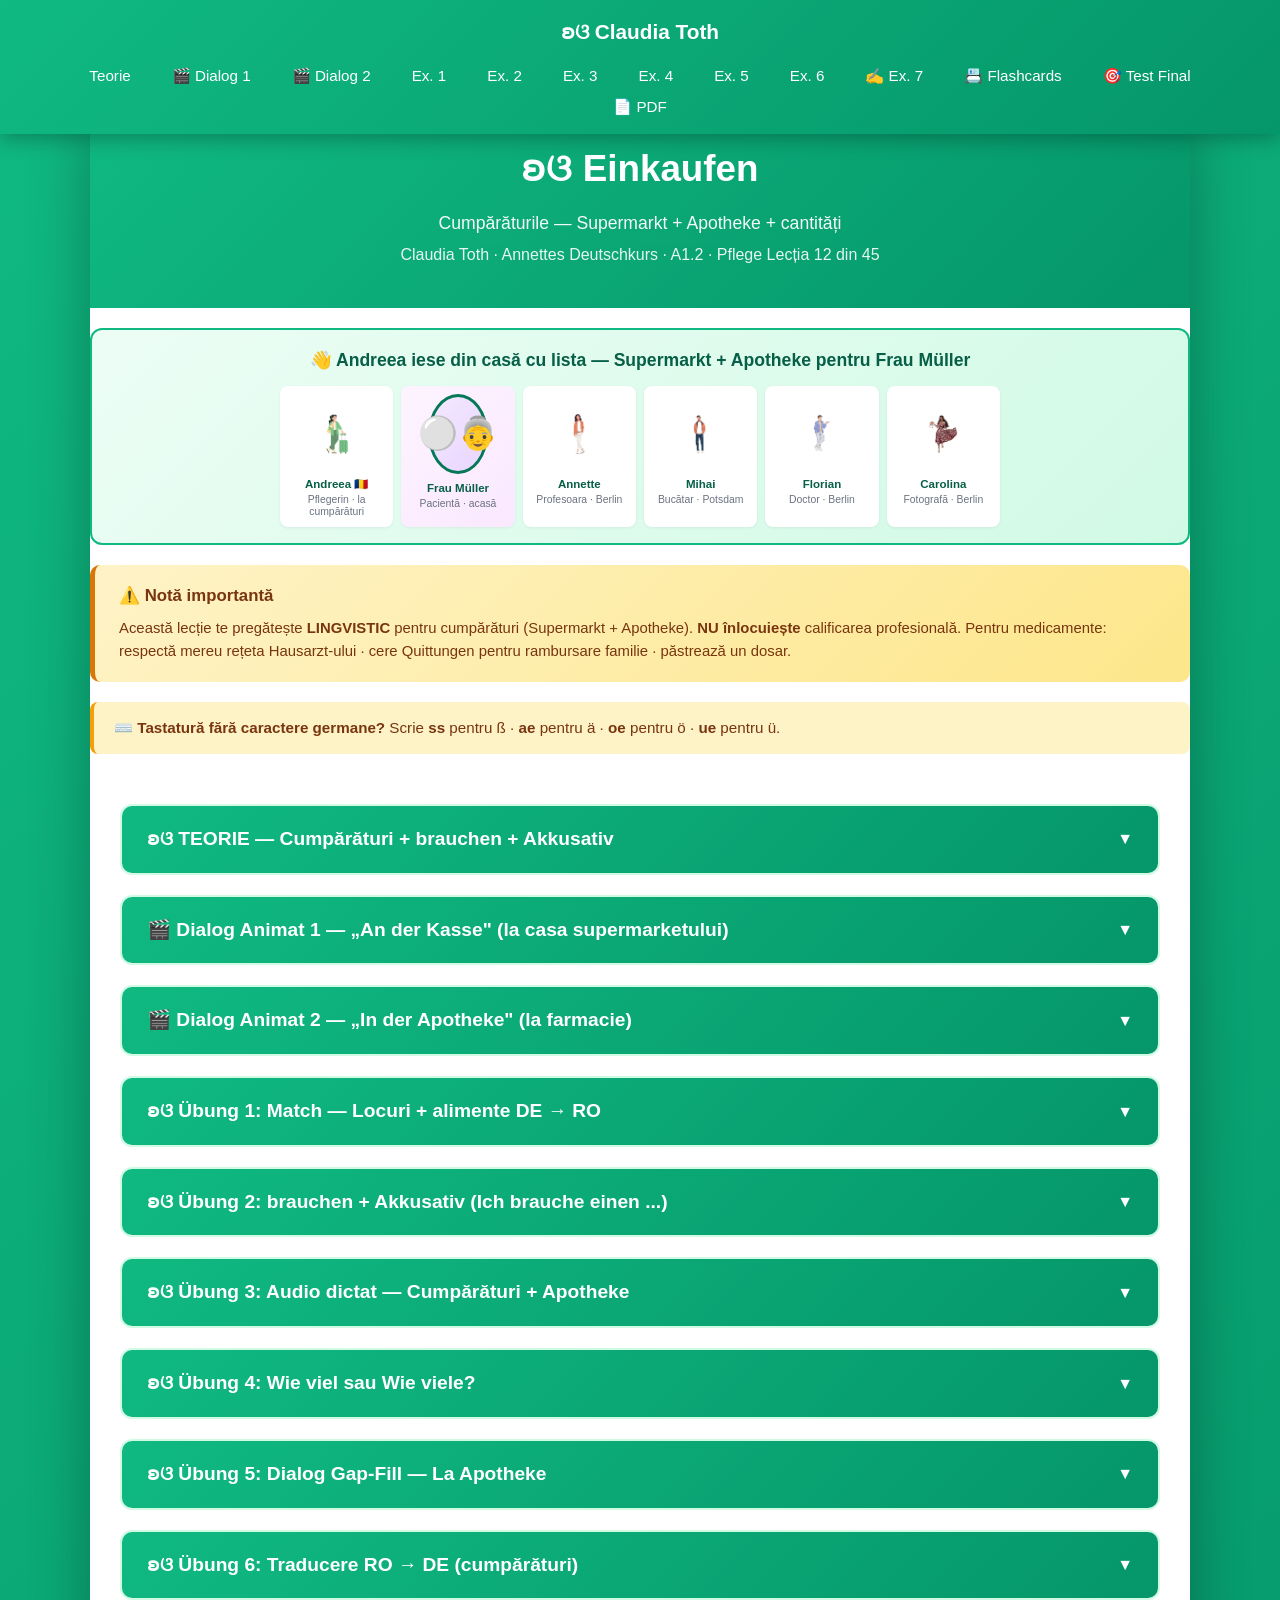
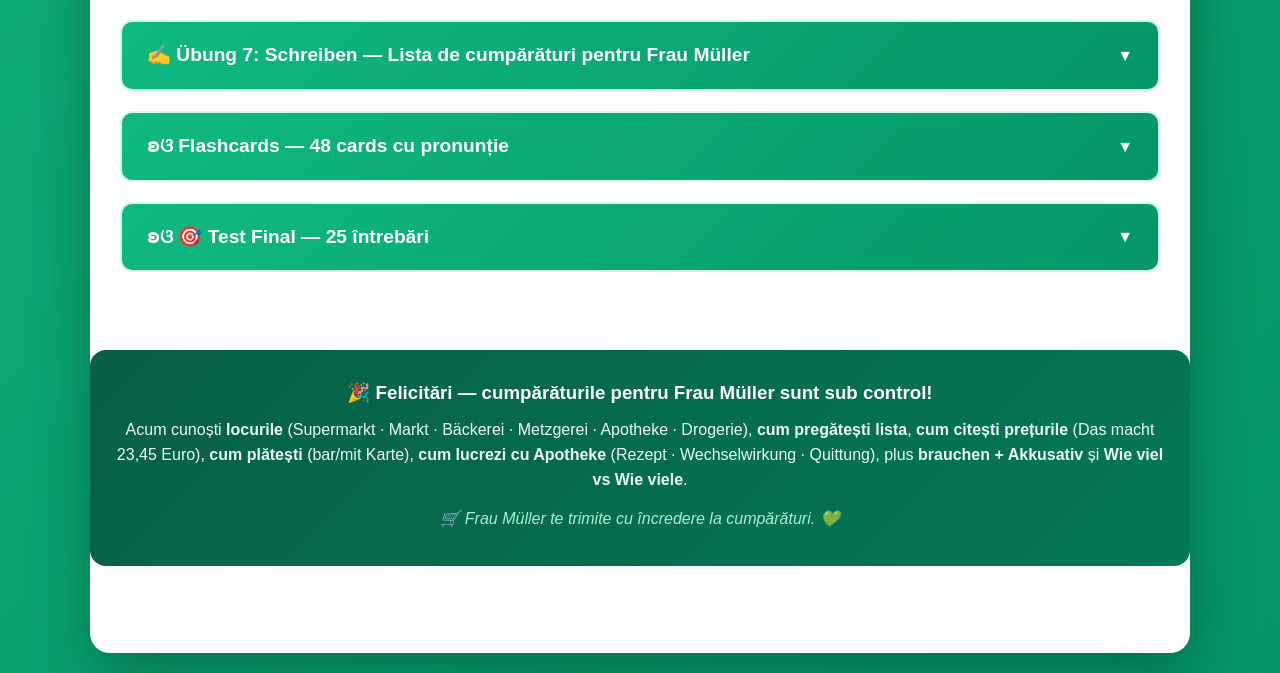
<file: index.html>
<!DOCTYPE html>
<html lang="ro">
<head>
    <meta charset="UTF-8">
    <meta name="robots" content="noindex, nofollow">
    <meta name="viewport" content="width=device-width, initial-scale=1.0">
    <title>Einkaufen — Cumpărăturile · A1.2 · Pflege Lecția 12 · Annettes Deutschkurs</title>
    <meta property="og:title" content="Pflege Lecția 12 · Einkaufen · Claudia Toth">
    <meta property="og:description" content="A1.2 Pflege Lecția 12 — cumpărături (Supermarkt + Apotheke) + brauchen + Akkusativ + Wie viel/viele.">
    <meta property="og:type" content="website">
    <meta property="og:locale" content="ro_RO">
    <meta name="description" content="Pflege Lecția 12 — Einkaufen. Cumpărături general + Apotheke + brauchen + cantități. Claudia Toth.">
    <link rel="stylesheet" href="styles.css">
</head>
<body>
    <nav class="navbar">
        <a href="#top" class="navbar-logo">ʚଓ Claudia Toth</a>
        <ul class="navbar-menu">
            <li><a href="#teorie" onclick="openSection(0)">Teorie</a></li>
            <li><a href="#dialog1" onclick="openSection(1)">🎬 Dialog 1</a></li>
            <li><a href="#dialog2" onclick="openSection(2)">🎬 Dialog 2</a></li>
            <li><a href="#ex1" onclick="openSection(3)">Ex. 1</a></li>
            <li><a href="#ex2" onclick="openSection(4)">Ex. 2</a></li>
            <li><a href="#ex3" onclick="openSection(5)">Ex. 3</a></li>
            <li><a href="#ex4" onclick="openSection(6)">Ex. 4</a></li>
            <li><a href="#ex5" onclick="openSection(7)">Ex. 5</a></li>
            <li><a href="#ex6" onclick="openSection(8)">Ex. 6</a></li>
            <li><a href="#ex7" onclick="openSection(9)">✍️ Ex. 7</a></li>
            <li><a href="#flashcards" onclick="openSection(10)">📇 Flashcards</a></li>
            <li><a href="#final-test" onclick="openSection(11)">🎯 Test Final</a></li>
            <li><a href="einkaufen.pdf" download>📄 PDF</a></li>
        </ul>
    </nav>

    <div class="container" id="top">
        <div class="header">
            <h1>ʚଓ Einkaufen</h1>
            <p class="subtitle">Cumpărăturile — Supermarkt + Apotheke + cantități</p>
            <p>Claudia Toth · Annettes Deutschkurs · A1.2 · Pflege Lecția 12 din 45</p>
        </div>

        <div class="cast-banner">
            <h4>👋 Andreea iese din casă cu lista — Supermarkt + Apotheke pentru Frau Müller</h4>
            <div class="cast-grid">
                <div class="cast-card"><img src="images/andreea.png" alt="Andreea"><div class="name">Andreea 🇷🇴</div><div class="detail">Pflegerin · la cumpărături</div></div>
                <div class="cast-card frau-mueller-card">
                    <div class="frau-mueller-avatar">
                        <span class="hair">⚪</span>
                        <span class="face">👵</span>
                    </div>
                    <div class="name">Frau Müller</div><div class="detail">Pacientă · acasă</div>
                </div>
                <div class="cast-card"><img src="images/annette.png" alt="Annette"><div class="name">Annette</div><div class="detail">Profesoara · Berlin</div></div>
                <div class="cast-card"><img src="images/mihai.png" alt="Mihai"><div class="name">Mihai</div><div class="detail">Bucătar · Potsdam</div></div>
                <div class="cast-card"><img src="images/florian.png" alt="Florian"><div class="name">Florian</div><div class="detail">Doctor · Berlin</div></div>
                <div class="cast-card"><img src="images/carolina.png" alt="Carolina"><div class="name">Carolina</div><div class="detail">Fotografă · Berlin</div></div>
            </div>
        </div>

        <div class="box-etic">
            <h4>⚠️ Notă importantă</h4>
            <p>Această lecție te pregătește <strong>LINGVISTIC</strong> pentru cumpărături (Supermarkt + Apotheke). <strong>NU înlocuiește</strong> calificarea profesională. Pentru medicamente: respectă mereu rețeta Hausarzt-ului · cere Quittungen pentru rambursare familie · păstrează un dosar.</p>
        </div>

        <div style="background:#fef3c7; border-left:4px solid #f59e0b; padding:14px 20px; margin:20px 0; border-radius:8px;">
            <p style="margin:0; color:#78350f; font-size:0.95rem;">⌨️ <strong>Tastatură fără caractere germane?</strong> Scrie <strong>ss</strong> pentru ß · <strong>ae</strong> pentru ä · <strong>oe</strong> pentru ö · <strong>ue</strong> pentru ü.</p>
        </div>

        <div class="content">
            <div class="section" id="teorie">
                <div class="section-header" onclick="toggleMainSection(0)"><h3>ʚଓ TEORIE — Cumpărături + brauchen + Akkusativ</h3><span class="arrow">▼</span></div>
                <div class="section-content" id="main-section-0"><div id="theory-container"></div></div>
            </div>

            <div class="section" id="dialog1">
                <div class="section-header" onclick="toggleMainSection(1)"><h3>🎬 Dialog Animat 1 — „An der Kasse" (la casa supermarketului)</h3><span class="arrow">▼</span></div>
                <div class="section-content" id="main-section-1"><div id="dialog1-container"></div></div>
            </div>

            <div class="section" id="dialog2">
                <div class="section-header" onclick="toggleMainSection(2)"><h3>🎬 Dialog Animat 2 — „In der Apotheke" (la farmacie)</h3><span class="arrow">▼</span></div>
                <div class="section-content" id="main-section-2"><div id="dialog2-container"></div></div>
            </div>

            <div class="section" id="ex1">
                <div class="section-header" onclick="toggleMainSection(3)"><h3>ʚଓ Übung 1: Match — Locuri + alimente DE → RO</h3><span class="arrow">▼</span></div>
                <div class="section-content" id="main-section-3">
                    <div id="ex1-container"></div>
                    <div class="btn-container">
                        <button class="btn btn-check" onclick="checkExercise(1)">✓ Verifică</button>
                        <button class="btn btn-reset" onclick="resetExercise(1)">↻ Resetează</button>
                    </div>
                    <div class="score" id="score-1"></div>
                </div>
            </div>

            <div class="section" id="ex2">
                <div class="section-header" onclick="toggleMainSection(4)"><h3>ʚଓ Übung 2: brauchen + Akkusativ (Ich brauche einen ...)</h3><span class="arrow">▼</span></div>
                <div class="section-content" id="main-section-4">
                    <div id="ex2-container"></div>
                    <div class="btn-container">
                        <button class="btn btn-check" onclick="checkExercise(2)">✓ Verifică</button>
                        <button class="btn btn-reset" onclick="resetExercise(2)">↻ Resetează</button>
                    </div>
                    <div class="score" id="score-2"></div>
                </div>
            </div>

            <div class="section" id="ex3">
                <div class="section-header" onclick="toggleMainSection(5)"><h3>ʚଓ Übung 3: Audio dictat — Cumpărături + Apotheke</h3><span class="arrow">▼</span></div>
                <div class="section-content" id="main-section-5">
                    <div id="ex3-container"></div>
                    <div class="btn-container">
                        <button class="btn btn-check" onclick="checkExercise(3)">✓ Verifică</button>
                        <button class="btn btn-reset" onclick="resetExercise(3)">↻ Resetează</button>
                    </div>
                    <div class="score" id="score-3"></div>
                </div>
            </div>

            <div class="section" id="ex4">
                <div class="section-header" onclick="toggleMainSection(6)"><h3>ʚଓ Übung 4: Wie viel sau Wie viele?</h3><span class="arrow">▼</span></div>
                <div class="section-content" id="main-section-6">
                    <div id="ex4-container"></div>
                    <div class="btn-container">
                        <button class="btn btn-check" onclick="checkExercise(4)">✓ Verifică</button>
                        <button class="btn btn-reset" onclick="resetExercise(4)">↻ Resetează</button>
                    </div>
                    <div class="score" id="score-4"></div>
                </div>
            </div>

            <div class="section" id="ex5">
                <div class="section-header" onclick="toggleMainSection(7)"><h3>ʚଓ Übung 5: Dialog Gap-Fill — La Apotheke</h3><span class="arrow">▼</span></div>
                <div class="section-content" id="main-section-7">
                    <div id="ex5-container"></div>
                    <div class="btn-container">
                        <button class="btn btn-check" onclick="checkExercise(5)">✓ Verifică</button>
                        <button class="btn btn-reset" onclick="resetExercise(5)">↻ Resetează</button>
                    </div>
                    <div class="score" id="score-5"></div>
                </div>
            </div>

            <div class="section" id="ex6">
                <div class="section-header" onclick="toggleMainSection(8)"><h3>ʚଓ Übung 6: Traducere RO → DE (cumpărături)</h3><span class="arrow">▼</span></div>
                <div class="section-content" id="main-section-8">
                    <div id="ex6-container"></div>
                    <div class="btn-container">
                        <button class="btn btn-check" onclick="checkExercise(6)">✓ Verifică</button>
                        <button class="btn btn-reset" onclick="resetExercise(6)">↻ Resetează</button>
                    </div>
                    <div class="score" id="score-6"></div>
                </div>
            </div>

            <div class="section" id="ex7">
                <div class="section-header" onclick="toggleMainSection(9)"><h3>✍️ Übung 7: Schreiben — Lista de cumpărături pentru Frau Müller</h3><span class="arrow">▼</span></div>
                <div class="section-content" id="main-section-9">
                    <div id="ex7-container"></div>
                </div>
            </div>

            <div class="section" id="flashcards">
                <div class="section-header" onclick="toggleMainSection(10)"><h3>ʚଓ Flashcards — 48 cards cu pronunție</h3><span class="arrow">▼</span></div>
                <div class="section-content" id="main-section-10"><div id="flashcards-container"></div></div>
            </div>

            <div class="section" id="final-test">
                <div class="section-header" onclick="toggleMainSection(11)"><h3>ʚଓ 🎯 Test Final — 25 întrebări</h3><span class="arrow">▼</span></div>
                <div class="section-content" id="main-section-11"><div id="final-test-container"></div></div>
            </div>
        </div>

        <div class="footer-cta">
            <h3>🎉 Felicitări — cumpărăturile pentru Frau Müller sunt sub control!</h3>
            <p>Acum cunoști <strong>locurile</strong> (Supermarkt · Markt · Bäckerei · Metzgerei · Apotheke · Drogerie), <strong>cum pregătești lista</strong>, <strong>cum citești prețurile</strong> (Das macht 23,45 Euro), <strong>cum plătești</strong> (bar/mit Karte), <strong>cum lucrezi cu Apotheke</strong> (Rezept · Wechselwirkung · Quittung), plus <strong>brauchen + Akkusativ</strong> și <strong>Wie viel vs Wie viele</strong>.</p>
            <p class="cta-sub">🛒 Frau Müller te trimite cu încredere la cumpărături. 💚</p>
        </div>

        <footer style="text-align:center; padding:24px 16px; color:#fff; font-size:0.9rem; opacity:0.9;">
            © 2026 Claudia Toth · Annettes Deutschkurs · Pflege Lecția 12 din 45 — Einkaufen
        </footer>
    </div>

    <script src="main.js"></script>
    <script src="theory.js"></script>
    <script src="dialogs.js"></script>
    <script src="exercises.js"></script>
    <script src="flashcards.js"></script>
    <script src="final-test.js"></script>
</body>
</html>
</file>
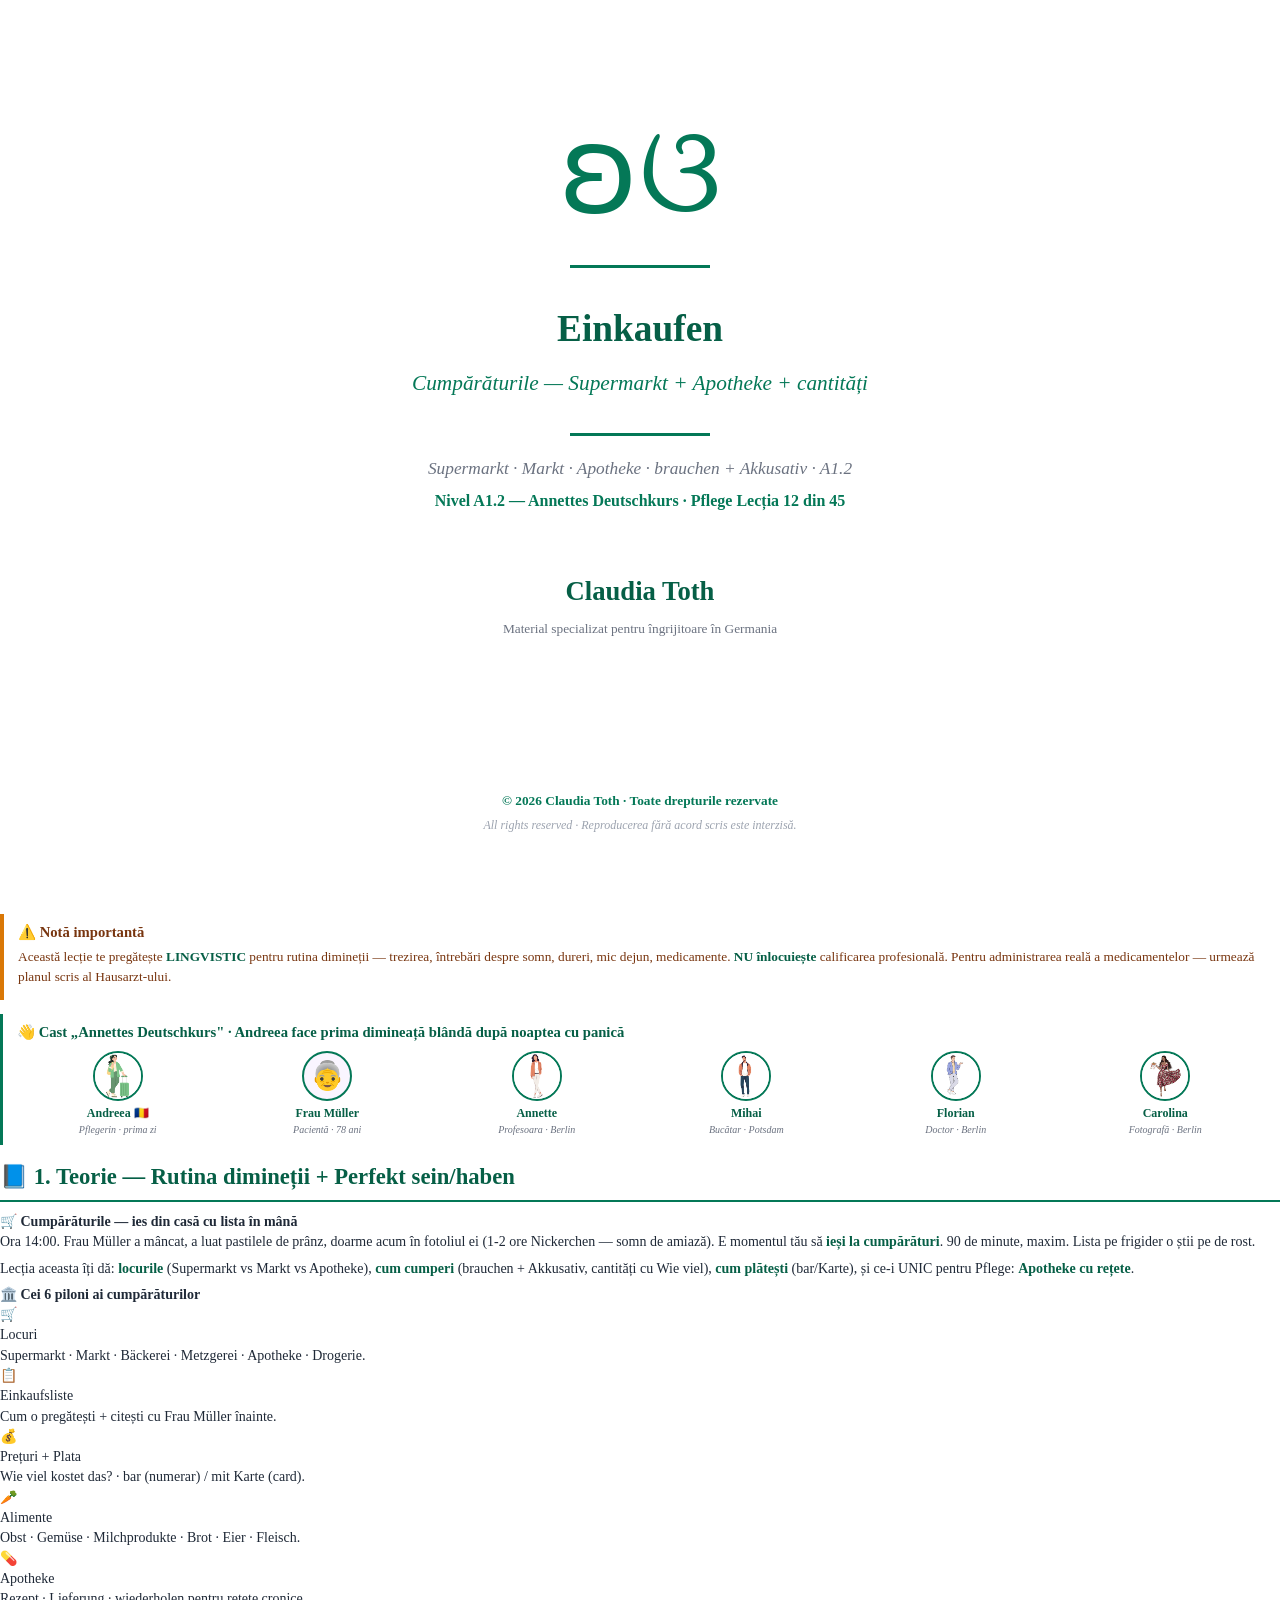
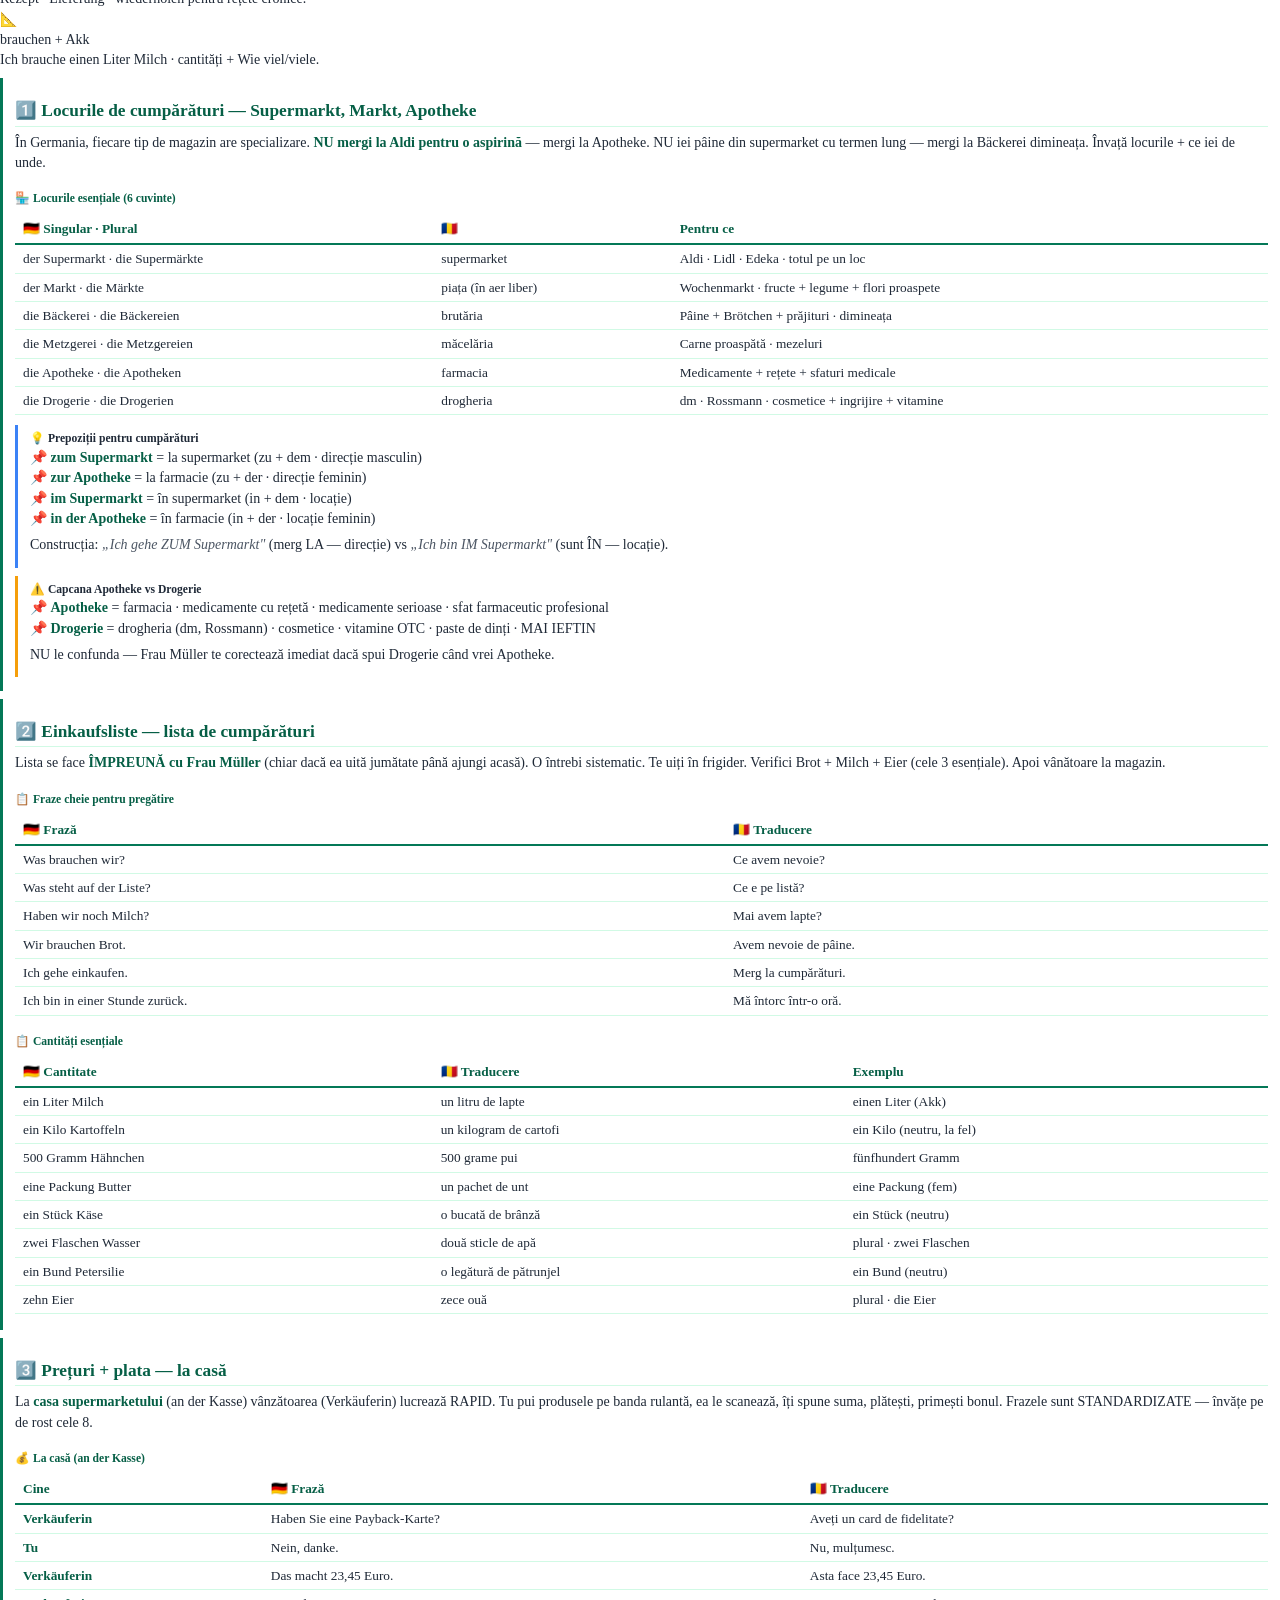
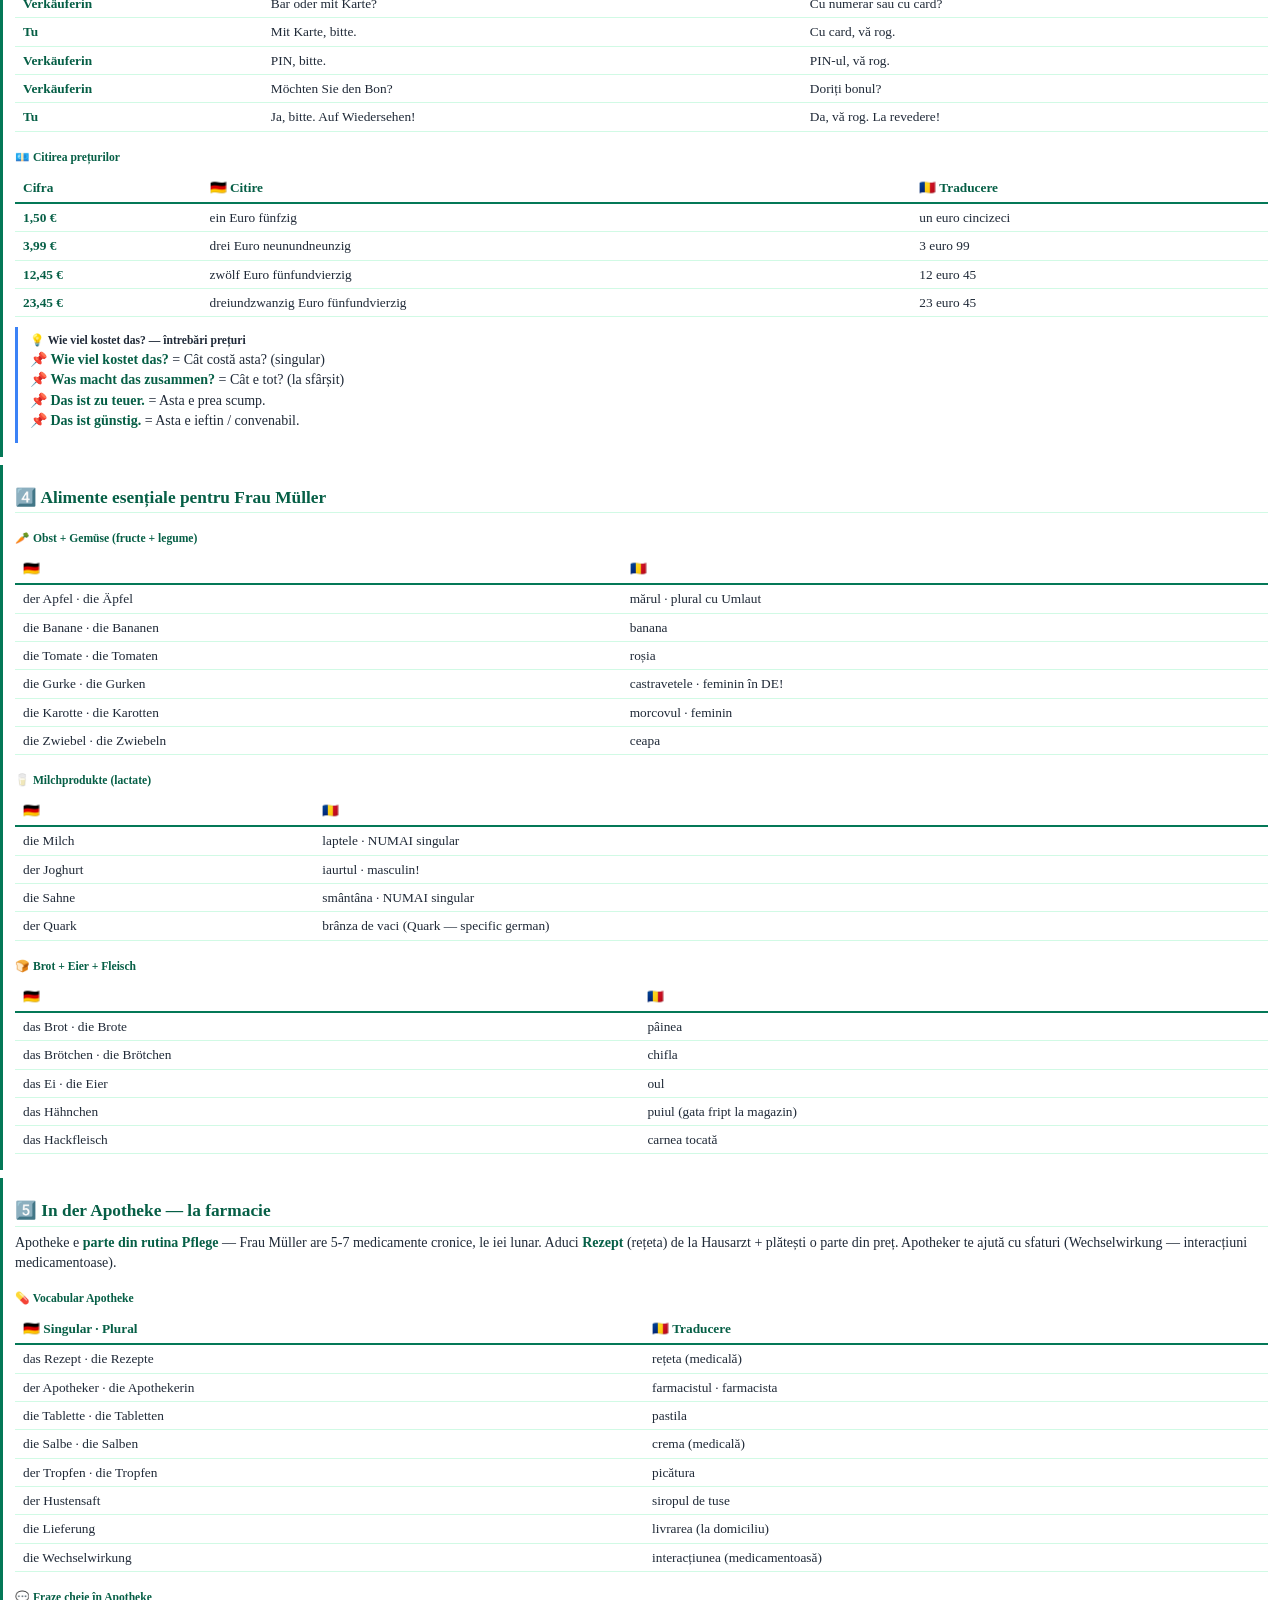
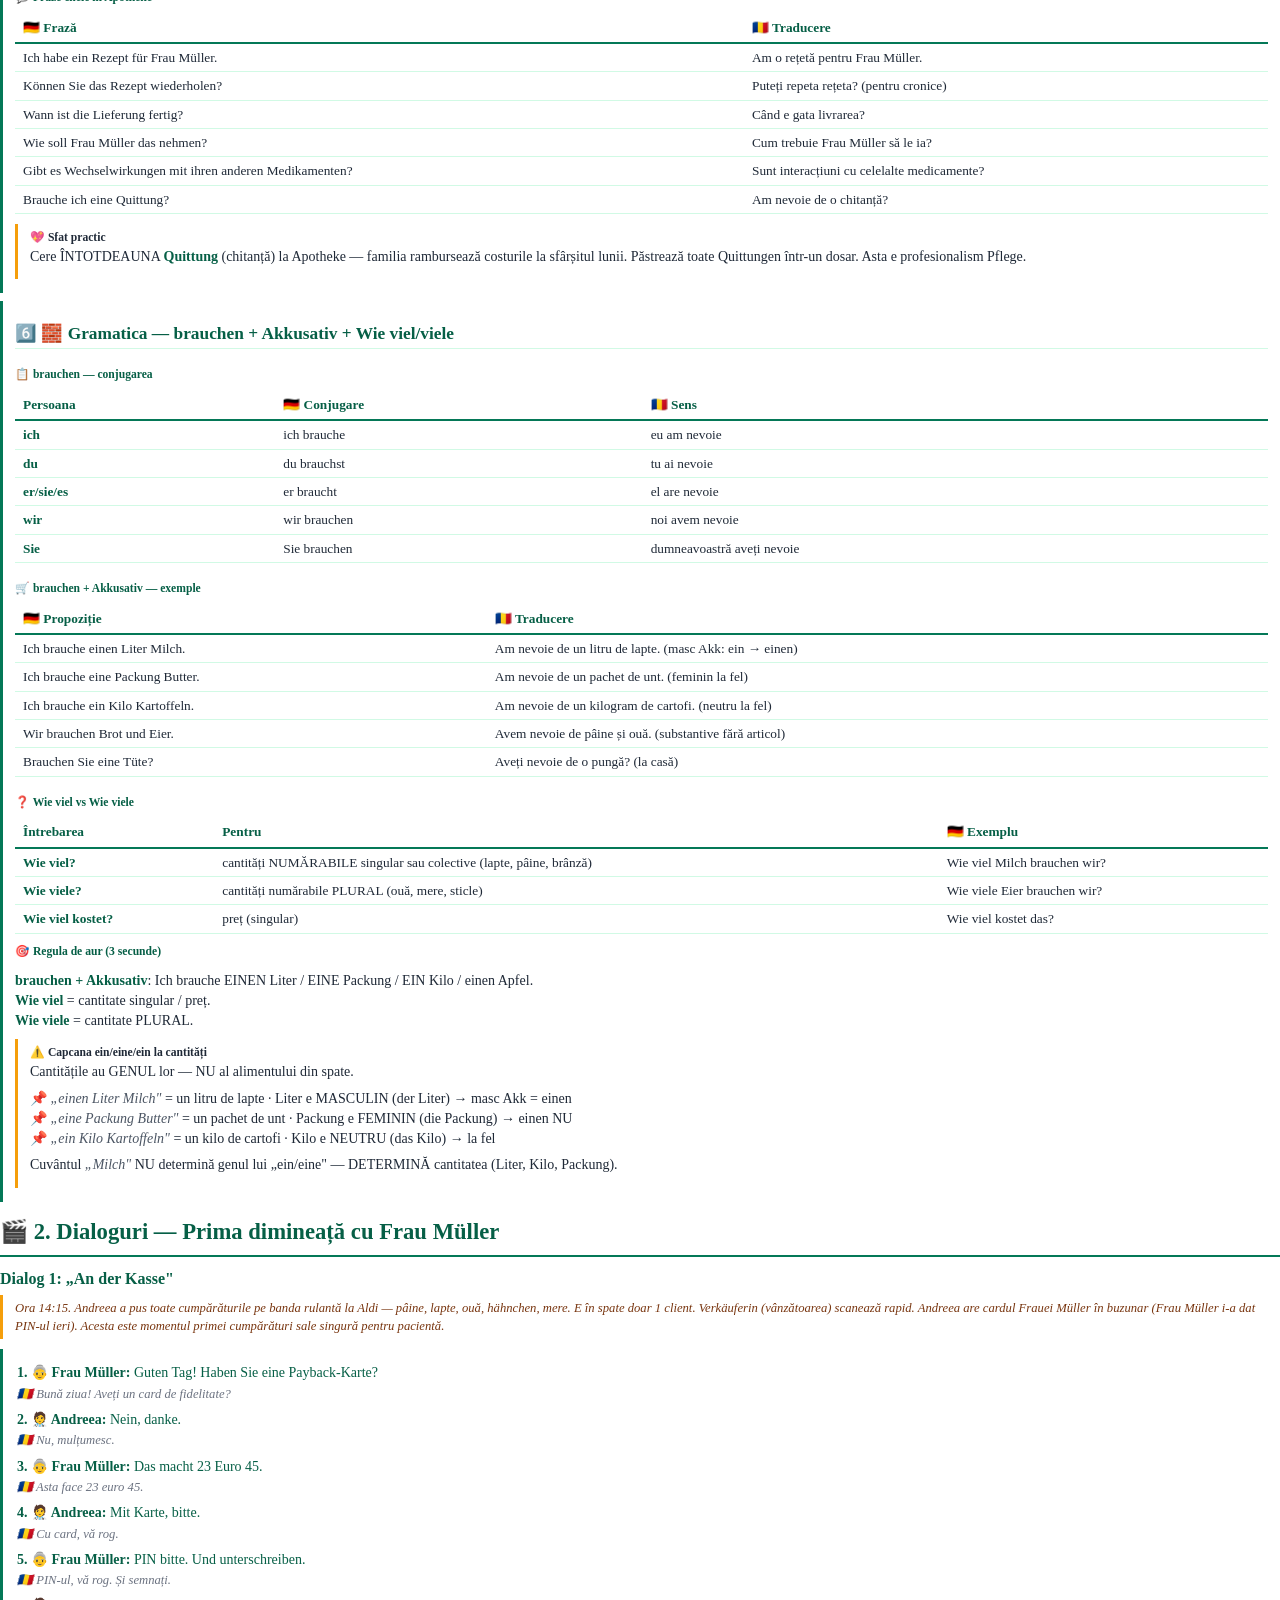
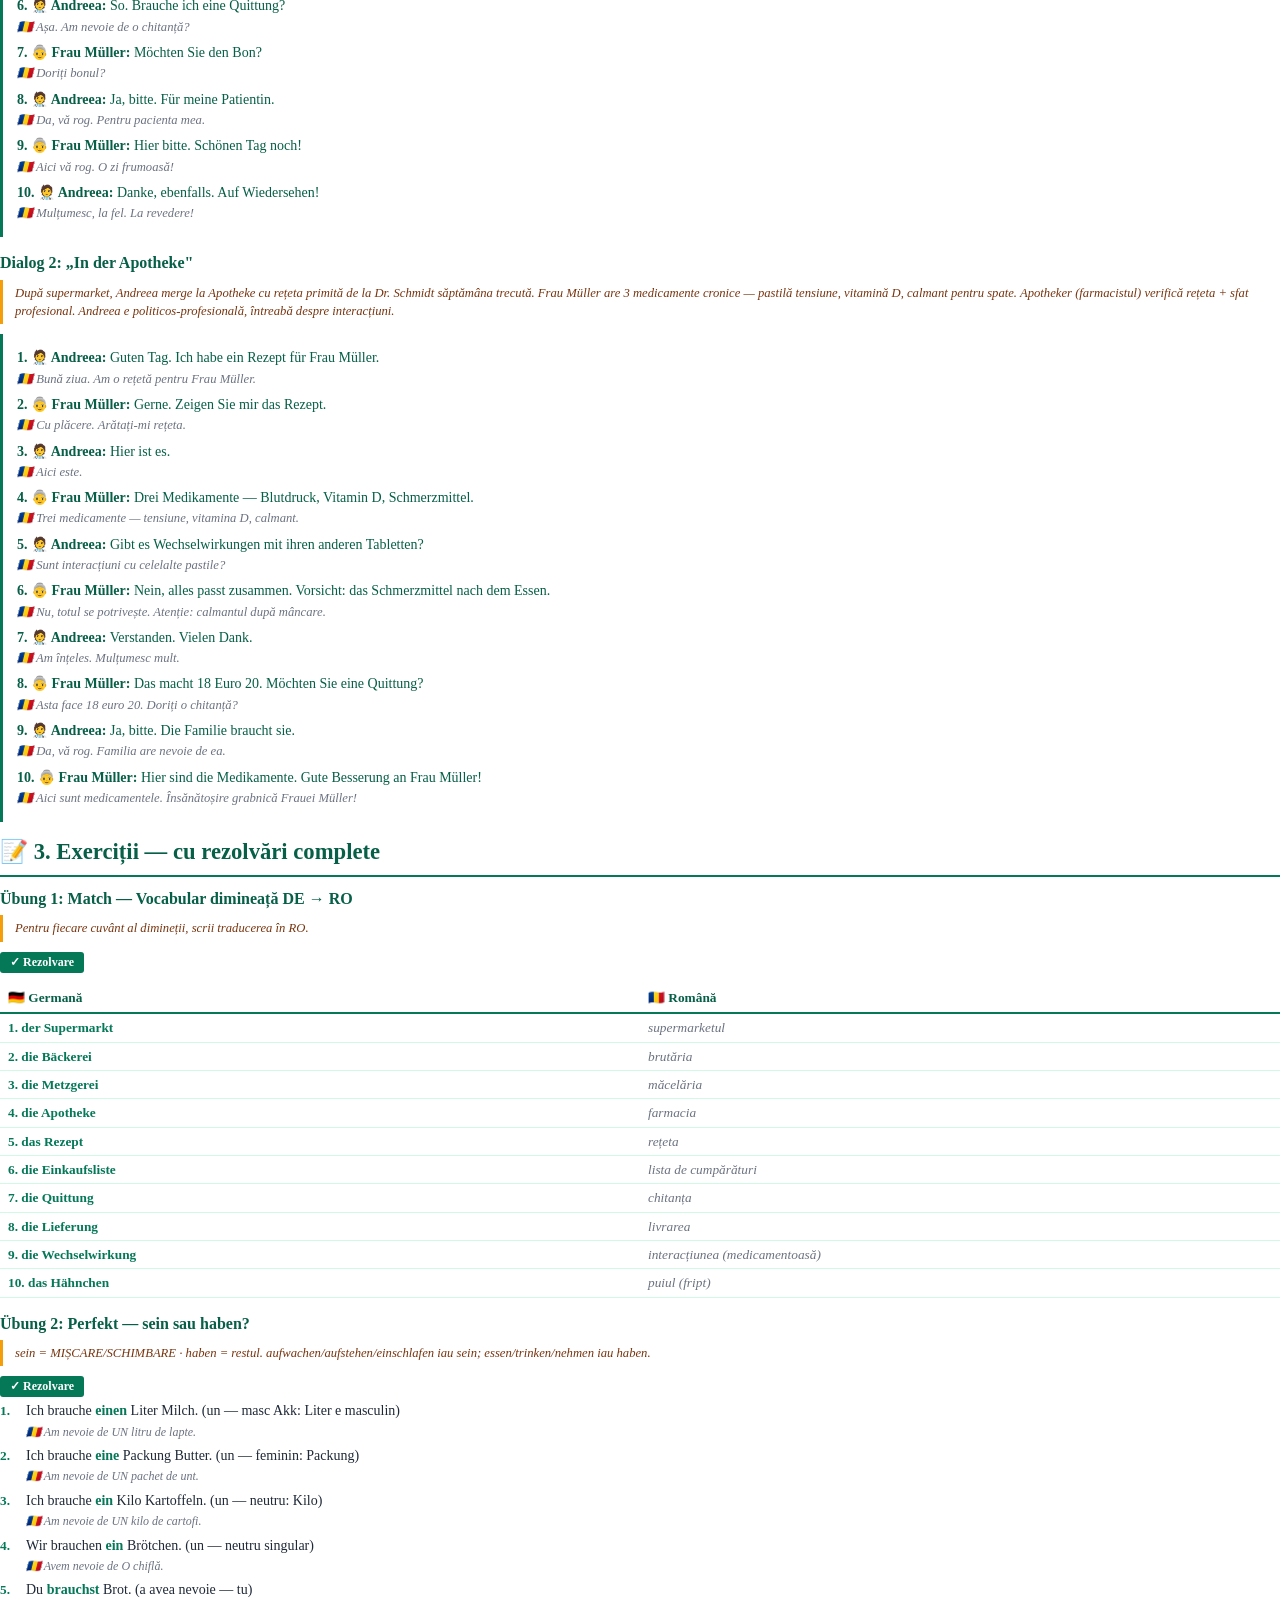
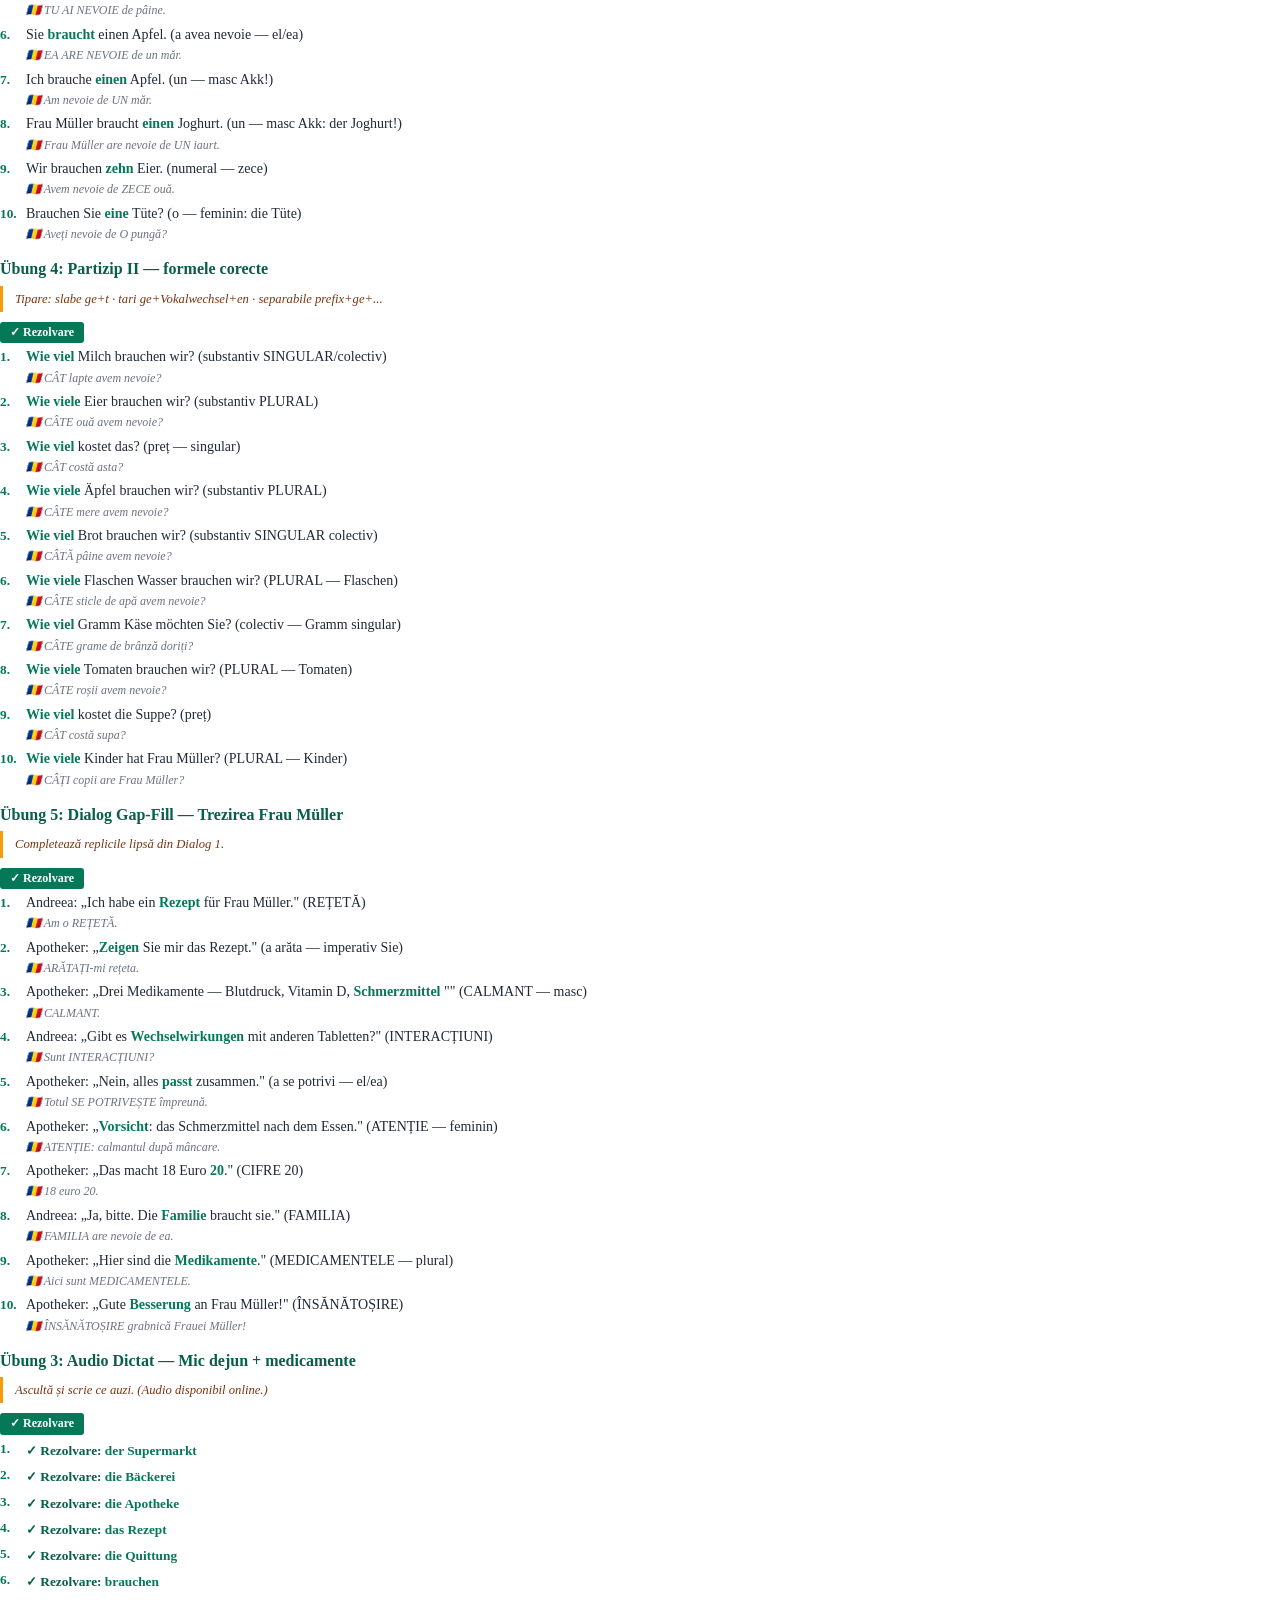
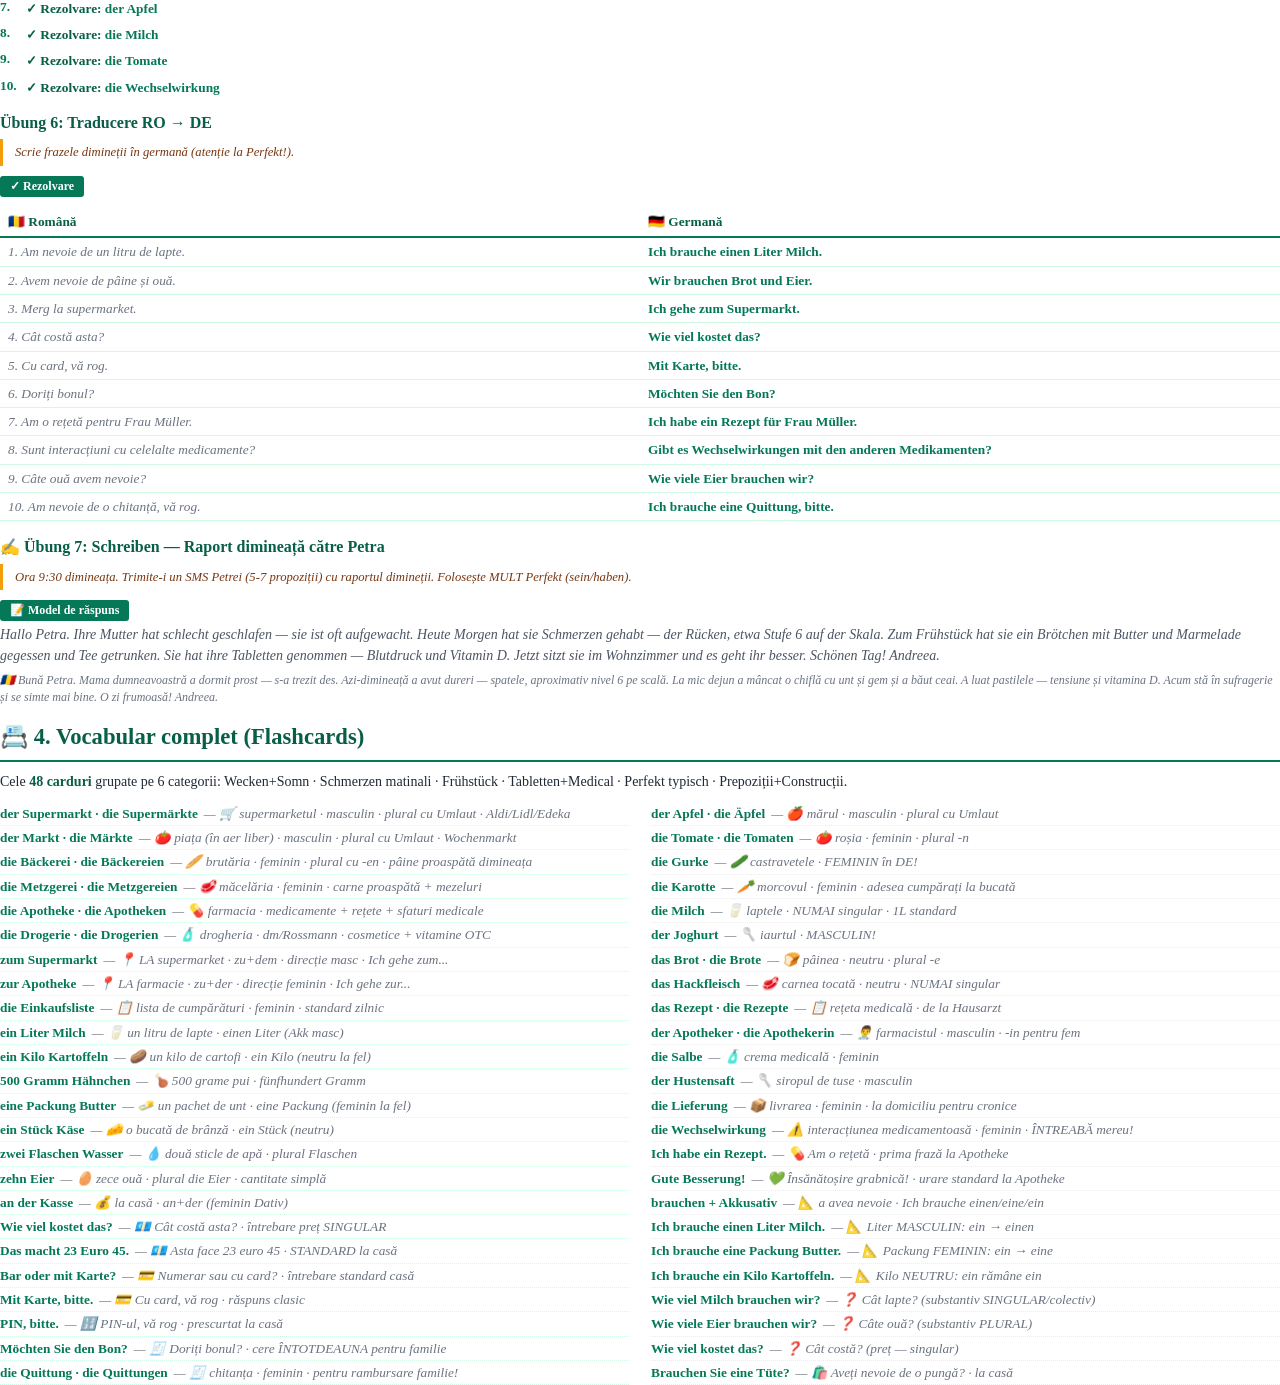
<file: pdf.html>
<!DOCTYPE html>
<html lang="ro">
<head>
    <meta charset="UTF-8">
    <meta name="robots" content="noindex, nofollow">
    <title>Einkaufen · Pflege Lecția 12 · Claudia Toth · A1.2</title>
    <style>
        @page { size: A4; margin: 22mm 18mm 22mm 18mm;
            @bottom-center { content: "ʚଓ Claudia Toth · Pflege Lecția 12: Einkaufen · A1.2 · © 2026 · pag. " counter(page) " / " counter(pages); font-size: 8.5pt; color: #047857; font-family: 'Georgia', 'Times New Roman', serif; }
        }
        @page :first { margin: 0; @bottom-center { content: ""; } }
        * { box-sizing: border-box; margin: 0; padding: 0; }
        body { font-family: 'Georgia', 'Times New Roman', serif; color: #1f2937; line-height: 1.45; font-size: 10.5pt; -webkit-print-color-adjust: exact; print-color-adjust: exact; }
        .cover { width: 100%; min-height: 100vh; padding: 80px 60px 60px; text-align: center; display: flex; flex-direction: column; align-items: center; justify-content: flex-start; page-break-after: always; }
        .cover-symbol { font-size: 90pt; color: #047857; line-height: 1; margin: 30px 0 15px; font-family: 'Segoe UI Emoji', 'Segoe UI', sans-serif; }
        .cover-divider { width: 140px; height: 3px; background: #047857; margin: 20px 0; border: none; }
        .cover-title { font-size: 28pt; color: #065f46; font-weight: bold; margin: 14px 0 8px; font-family: 'Georgia', serif; }
        .cover-subtitle-de { font-size: 16pt; color: #047857; font-style: italic; margin: 4px 0 14px; }
        .cover-subtitle { font-size: 13pt; color: #6b7280; font-style: italic; margin-bottom: 8px; }
        .cover-level { font-size: 12pt; color: #047857; font-weight: bold; margin-bottom: 60px; }
        .cover-author { font-size: 20pt; color: #065f46; font-weight: bold; margin-bottom: 8px; }
        .cover-series { font-size: 10pt; color: #6b7280; margin-bottom: 80px; }
        .cover-copyright { margin-top: auto; font-size: 10pt; color: #047857; font-weight: 600; }
        .cover-notice { font-size: 9pt; color: #9ca3af; font-style: italic; margin-top: 6px; }
        .content { padding: 0; }
        h1.chapter { color: #065f46; padding: 0 0 6px 0; font-size: 17pt; margin: 14px 0 10px; border-bottom: 2px solid #047857; font-family: 'Georgia', serif; page-break-after: avoid; }
        h2.sub-chapter { color: #065f46; font-size: 13pt; margin: 14px 0 6px; padding-bottom: 2px; border-bottom: 1px solid #d1fae5; font-family: 'Georgia', serif; page-break-after: avoid; }
        p { margin-bottom: 6px; }
        strong { color: #065f46; }
        em { color: #4b5563; font-style: italic; }
        ul, ol { margin: 4px 0 8px 22px; }
        li { margin-bottom: 2px; }
        .theory-box { background: transparent; border-left: 3px solid #047857; padding: 6px 12px; margin: 8px 0; page-break-inside: avoid; }
        .theory-box h4 { color: #065f46; font-size: 10.5pt; margin-bottom: 4px; }
        .info-box { border-left-color: #3b82f6; }
        .warn-box { border-left-color: #f59e0b; }
        .pflege-warn { border-left: 4px solid #d97706; padding: 8px 14px; margin: 14px 0; page-break-inside: avoid; }
        .pflege-warn h4 { color: #78350f; font-size: 11pt; margin-bottom: 4px; }
        .pflege-warn p { color: #78350f; font-size: 10pt; }
        table { width: 100%; border-collapse: collapse; margin: 6px 0 10px; font-size: 10pt; page-break-inside: avoid; }
        table thead { background: transparent; }
        table th { padding: 5px 8px; text-align: left; font-weight: bold; color: #065f46; border-bottom: 2px solid #047857; }
        table td { padding: 4px 8px; border-bottom: 1px solid #d1fae5; vertical-align: top; }
        td.verb { color: #047857; font-weight: bold; }
        td.ro-text { color: #6b7280; font-style: italic; }
        .ro-translation { display: block; color: #6b7280; font-style: italic; font-size: 9pt; margin-top: 1px; }
        .cast-banner { border-left: 3px solid #047857; padding: 8px 14px; margin: 10px 0 16px; page-break-inside: avoid; }
        .cast-banner h4 { color: #065f46; font-size: 11pt; margin-bottom: 8px; }
        .cast-grid { display: grid; grid-template-columns: repeat(6, 1fr); gap: 8px; }
        .cast-card { text-align: center; font-size: 8.5pt; page-break-inside: avoid; }
        .cast-card img { width: 50px; height: 50px; border-radius: 50%; object-fit: cover; display: block; margin: 0 auto 4px; border: 2px solid #047857; }
        .cast-card .name { color: #065f46; font-weight: bold; font-size: 9pt; display: block; }
        .cast-card .detail { color: #6b7280; font-style: italic; font-size: 7.5pt; display: block; }
        .frau-mueller-pdf-avatar { width: 50px; height: 50px; border-radius: 50%; display: flex; align-items: center; justify-content: center; font-size: 28px; background: #faf5ff; border: 2px solid #047857; margin: 0 auto 4px; }
        .ex-block { margin-bottom: 14px; page-break-inside: avoid; }
        .ex-block h3 { color: #065f46; font-size: 12pt; margin-bottom: 5px; }
        .ex-block .instruction { border-left: 3px solid #f59e0b; padding: 4px 12px; margin-bottom: 6px; font-size: 9.5pt; color: #78350f; font-style: italic; }
        .rezolvare-banner { display: inline-block; background: #047857; color: white; padding: 2px 10px; border-radius: 3px; font-size: 9pt; font-weight: bold; margin: 4px 0; -webkit-print-color-adjust: exact; print-color-adjust: exact; }
        .ex-item { display: flex; gap: 8px; margin-bottom: 5px; align-items: flex-start; }
        .ex-num { color: #047857; font-weight: bold; font-size: 10pt; flex-shrink: 0; min-width: 18px; }
        .ex-num::after { content: "."; }
        .ex-body { flex: 1; }
        .ex-q { margin-bottom: 2px; }
        .ex-a { color: #047857; font-weight: bold; font-size: 10pt; margin-top: 2px; }
        .ex-a::before { content: "✓ Rezolvare: "; color: #065f46; }
        .ex-explanation { color: #6b7280; font-size: 9pt; font-style: italic; margin-top: 1px; }
        .flashcards-grid { columns: 2; column-gap: 22px; margin-top: 8px; }
        .fc-row { break-inside: avoid; padding: 2px 0; border-bottom: 1px dotted #d1fae5; font-size: 10pt; }
        .fc-row .de { color: #047857; font-weight: bold; }
        .fc-row .ro { color: #6b7280; font-style: italic; margin-left: 6px; }
        .new-section { page-break-before: always; }
        .dialog-pdf-card { border-left: 3px solid #047857; padding: 8px 14px; margin: 10px 0; page-break-inside: avoid; }
        .dialog-pdf-card .reply { margin: 6px 0; }
        .dialog-pdf-card .reply .spkr { font-weight: bold; color: #065f46; }
        .dialog-pdf-card .reply .de { color: #065f46; }
        .dialog-pdf-card .reply .ro { color: #6b7280; font-style: italic; font-size: 9.5pt; }
    </style>
</head>
<body>

<div class="cover">
    <div class="cover-symbol">ʚଓ</div>
    <hr class="cover-divider">
    <h1 class="cover-title">Einkaufen</h1>
    <p class="cover-subtitle-de">Cumpărăturile — Supermarkt + Apotheke + cantități</p>
    <hr class="cover-divider">
    <p class="cover-subtitle">Supermarkt · Markt · Apotheke · brauchen + Akkusativ · A1.2</p>
    <p class="cover-level">Nivel A1.2 — Annettes Deutschkurs · Pflege Lecția 12 din 45</p>
    <p class="cover-author">Claudia Toth</p>
    <p class="cover-series">Material specializat pentru îngrijitoare în Germania</p>
    <div class="cover-copyright">© 2026 Claudia Toth · Toate drepturile rezervate</div>
    <p class="cover-notice">All rights reserved · Reproducerea fără acord scris este interzisă.</p>
</div>

<div id="pdf-content"></div>

<script src="theory.js"></script>
<script src="dialogs.js"></script>
<script src="exercises.js"></script>
<script src="flashcards.js"></script>
<script src="pdf-builder.js"></script>

</body>
</html>
</file>
<file: styles.css>
﻿/* ============================================
   CLAUDIA TOTH - NOMEN-VERB-VERBINDUNGEN
   Design verde profesional · Mobile responsive
   ============================================ */

* {
    margin: 0;
    padding: 0;
    box-sizing: border-box;
}

body {
    font-family: 'Segoe UI', Tahoma, Geneva, Verdana, sans-serif;
    background: linear-gradient(135deg, #10b981 0%, #059669 100%);
    line-height: 1.6;
    padding: 0;
    padding-top: 80px;
    min-height: 100vh;
    color: #374151;
}

/* ============================================
   NAVIGATION BAR
   ============================================ */
.navbar {
    position: fixed;
    top: 0;
    left: 0;
    right: 0;
    background: linear-gradient(135deg, #10b981 0%, #059669 100%);
    padding: 15px 30px;
    box-shadow: 0 4px 20px rgba(0,0,0,0.3);
    z-index: 1000;
    display: flex;
    flex-direction: column;
    gap: 15px;
    align-items: center;
    justify-content: center;
}

.navbar-logo {
    color: white;
    font-size: 1.3rem;
    font-weight: bold;
    text-decoration: none;
}

.navbar-menu {
    display: flex;
    gap: 5px;
    list-style: none;
    align-items: center;
    flex-wrap: wrap;
    justify-content: center;
}

.navbar-menu a {
    color: white;
    text-decoration: none;
    padding: 10px 18px;
    border-radius: 8px;
    transition: all 0.3s;
    font-size: 0.95rem;
    font-weight: 500;
}

.navbar-menu a:hover {
    background: rgba(255,255,255,0.2);
    transform: translateY(-2px);
}

/* ============================================
   CONTAINER PRINCIPAL
   ============================================ */
.container {
    max-width: 1100px;
    margin: 20px auto;
    background: white;
    border-radius: 20px;
    box-shadow: 0 20px 60px rgba(0,0,0,0.3);
    overflow: hidden;
}

.header {
    background: linear-gradient(135deg, #10b981 0%, #059669 100%);
    color: white;
    padding: 40px 30px;
    text-align: center;
}

.header h1 {
    font-size: 2.3rem;
    margin-bottom: 10px;
}

.header .subtitle {
    font-size: 1.1rem;
    opacity: 0.95;
    margin-bottom: 5px;
}

.header p {
    font-size: 1rem;
    opacity: 0.9;
}

.content {
    padding: 30px;
}

/* ============================================
   SECȚIUNI (Teorie + Exerciții)
   ============================================ */
.section {
    margin-bottom: 20px;
    scroll-margin-top: 100px;
    border-radius: 12px;
    overflow: hidden;
    border: 2px solid #d1fae5;
}

.section-header {
    background: linear-gradient(135deg, #10b981 0%, #059669 100%);
    color: white;
    padding: 18px 25px;
    cursor: pointer;
    display: flex;
    justify-content: space-between;
    align-items: center;
    transition: all 0.3s;
}

.section-header:hover {
    background: linear-gradient(135deg, #059669 0%, #047857 100%);
}

.section-header h3 {
    font-size: 1.2rem;
}

.arrow {
    transition: transform 0.3s;
    font-size: 1rem;
}

.arrow.rotated {
    transform: rotate(180deg);
}

.section-content {
    display: none;
    padding: 25px;
    background: #f0fdf4;
}

.section-content.active {
    display: block;
    animation: fadeIn 0.4s ease-in-out;
}

@keyframes fadeIn {
    from { opacity: 0; transform: translateY(-5px); }
    to { opacity: 1; transform: translateY(0); }
}

/* ============================================
   SUB-SECȚIUNI (în Teorie)
   ============================================ */
.sub-section {
    margin-bottom: 12px;
    border-radius: 10px;
    overflow: hidden;
    border: 1px solid #a7f3d0;
    background: white;
}

.sub-section-header {
    background: #d1fae5;
    color: #065f46;
    padding: 12px 18px;
    cursor: pointer;
    display: flex;
    justify-content: space-between;
    align-items: center;
    font-weight: 600;
    transition: background 0.3s;
    gap: 10px;
}

.sub-section-header > span:first-child {
    flex: 1;
}

.sub-section-header:hover {
    background: #a7f3d0;
}

/* ============================================
   AUDIO PLAYER (Play / Stop la fiecare subtitlu)
   ============================================ */
.audio-player {
    display: flex;
    align-items: center;
}

.audio-btn {
    background: #10b981;
    color: white;
    border: none;
    width: 36px;
    height: 36px;
    border-radius: 50%;
    cursor: pointer;
    font-size: 0.9rem;
    transition: all 0.3s;
    display: flex;
    align-items: center;
    justify-content: center;
    padding: 0;
    box-shadow: 0 2px 6px rgba(16, 185, 129, 0.3);
}

.audio-btn:hover {
    background: #059669;
    transform: scale(1.1);
    box-shadow: 0 4px 10px rgba(16, 185, 129, 0.5);
}

.audio-btn:active {
    transform: scale(0.95);
}

.lesson-audio {
    display: flex;
    align-items: center;
    gap: 12px;
    margin-bottom: 18px;
    padding: 10px 14px;
    background: #f0fdf4;
    border-left: 4px solid #10b981;
    border-radius: 6px;
}

.lesson-audio-label {
    color: #065f46;
    font-weight: 600;
    font-size: 0.95rem;
}

.sub-arrow {
    transition: transform 0.3s;
}

.sub-arrow.rotated {
    transform: rotate(180deg);
}

.sub-section-content {
    display: none;
    padding: 18px;
    background: white;
}

.sub-section-content.active {
    display: block;
}

/* ============================================
   THEORY BOX
   ============================================ */
.theory-box {
    background: white;
    border-left: 4px solid #10b981;
    padding: 18px 22px;
    margin: 12px 0;
    border-radius: 8px;
    box-shadow: 0 2px 8px rgba(0,0,0,0.05);
}

.theory-box h4 {
    color: #065f46;
    margin-bottom: 10px;
    font-size: 1.1rem;
}

.theory-box p {
    margin-bottom: 8px;
}

.theory-box ul {
    margin-left: 20px;
    margin-top: 8px;
}

.theory-box li {
    margin-bottom: 6px;
}

/* Exemple în context */
.example-box {
    background: #ecfdf5;
    border: 1px dashed #10b981;
    padding: 12px 16px;
    border-radius: 8px;
    margin: 10px 0;
    font-style: italic;
}

.example-box .de {
    color: #065f46;
    font-weight: 600;
    font-style: normal;
}

.example-box .ro {
    color: #6b7280;
    font-size: 0.95rem;
    margin-top: 4px;
}

/* Tabele teorie */
.theory-table {
    width: 100%;
    border-collapse: collapse;
    margin: 12px 0;
    background: white;
    border-radius: 8px;
    overflow: hidden;
    box-shadow: 0 2px 6px rgba(0,0,0,0.05);
}

.theory-table th {
    background: #10b981;
    color: white;
    padding: 12px;
    text-align: left;
    font-weight: 600;
}

.theory-table td {
    padding: 10px 12px;
    border-bottom: 1px solid #d1fae5;
}

.theory-table tr:last-child td {
    border-bottom: none;
}

.theory-table tr:nth-child(even) {
    background: #f0fdf4;
}

.theory-table .verb {
    color: #059669;
    font-weight: bold;
}

.theory-table .nomen {
    color: #065f46;
    font-weight: 600;
}

.theory-table .ro-text {
    color: #6b7280;
    font-style: italic;
    font-size: 0.95rem;
}

/* ============================================
   EXERCIȚII
   ============================================ */
.exercise-instruction {
    background: #fffbeb;
    border-left: 4px solid #f59e0b;
    padding: 12px 18px;
    margin-bottom: 18px;
    border-radius: 8px;
    color: #78350f;
}

.exercise-item {
    background: white;
    padding: 15px 18px;
    margin-bottom: 12px;
    border-radius: 10px;
    display: flex;
    align-items: flex-start;
    gap: 12px;
    flex-wrap: wrap;
    box-shadow: 0 2px 6px rgba(0,0,0,0.05);
}

.exercise-number {
    background: #10b981;
    color: white;
    width: 30px;
    height: 30px;
    border-radius: 50%;
    display: flex;
    align-items: center;
    justify-content: center;
    font-weight: bold;
    flex-shrink: 0;
    font-size: 0.9rem;
}

.input-group {
    flex: 1;
    min-width: 200px;
    display: flex;
    flex-direction: column;
    gap: 6px;
}

.input-group label {
    color: #374151;
    font-size: 1rem;
    line-height: 1.5;
}

.input-group .nomen-highlight {
    color: #065f46;
    font-weight: bold;
    background: #d1fae5;
    padding: 2px 8px;
    border-radius: 5px;
}

.input-group input[type="text"],
.input-group select {
    padding: 10px 14px;
    border: 2px solid #d1fae5;
    border-radius: 8px;
    font-size: 1rem;
    font-family: inherit;
    transition: all 0.3s;
    background: white;
}

.input-group input[type="text"]:focus,
.input-group select:focus {
    outline: none;
    border-color: #10b981;
    box-shadow: 0 0 0 3px rgba(16, 185, 129, 0.15);
}

/* Multiple choice */
.mc-options {
    display: flex;
    flex-direction: column;
    gap: 8px;
    margin-top: 8px;
}

.mc-option {
    display: flex;
    align-items: center;
    gap: 10px;
    padding: 8px 12px;
    border-radius: 8px;
    transition: background 0.2s;
    cursor: pointer;
}

.mc-option:hover {
    background: #f0fdf4;
}

.mc-option input[type="radio"] {
    cursor: pointer;
    width: 18px;
    height: 18px;
    accent-color: #10b981;
}

.mc-option label {
    cursor: pointer;
    flex: 1;
}

/* Feedback */
.feedback {
    width: 100%;
    margin-top: 8px;
    padding: 0;
    font-size: 0.95rem;
    border-radius: 6px;
    transition: all 0.3s;
}

.feedback.correct {
    background: #d1fae5;
    color: #065f46;
    padding: 10px 14px;
    border-left: 3px solid #10b981;
}

.feedback.incorrect {
    background: #fee2e2;
    color: #991b1b;
    padding: 10px 14px;
    border-left: 3px solid #ef4444;
}

.feedback.correct::before {
    content: "✓ Richtig! ";
    font-weight: bold;
}

.feedback.incorrect::before {
    content: "✗ Falsch. ";
    font-weight: bold;
}

/* ============================================
   BUTOANE
   ============================================ */
.btn-container {
    display: flex;
    gap: 15px;
    justify-content: center;
    margin: 30px 0;
    flex-wrap: wrap;
}

.btn {
    padding: 14px 32px;
    border: none;
    border-radius: 10px;
    font-size: 1rem;
    font-weight: 600;
    cursor: pointer;
    transition: all 0.3s;
    font-family: inherit;
}

.btn-check {
    background: linear-gradient(135deg, #10b981 0%, #059669 100%);
    color: white;
}

.btn-check:hover {
    transform: translateY(-2px);
    box-shadow: 0 8px 20px rgba(16, 185, 129, 0.4);
}

.btn-reset {
    background: #6b7280;
    color: white;
}

.btn-reset:hover {
    background: #4b5563;
    transform: translateY(-2px);
    box-shadow: 0 8px 20px rgba(107, 114, 128, 0.4);
}

/* ============================================
   SCOR
   ============================================ */
.score {
    display: none;
    background: linear-gradient(135deg, #10b981 0%, #059669 100%);
    color: white;
    padding: 25px;
    border-radius: 12px;
    text-align: center;
    margin: 20px 0;
    scroll-margin-top: 100px;
}

.score.show {
    display: block;
    animation: fadeIn 0.5s;
}

.score-value {
    font-size: 2rem;
    font-weight: bold;
    margin-bottom: 10px;
}

.score-message {
    font-size: 1.1rem;
}

/* ============================================
   FLASHCARDS
   ============================================ */
.flashcard-counter {
    text-align: center;
    margin-bottom: 15px;
    color: #065f46;
    font-weight: 600;
}

.flashcard {
    background: white;
    border-radius: 16px;
    padding: 50px 30px;
    min-height: 220px;
    display: flex;
    align-items: center;
    justify-content: center;
    text-align: center;
    cursor: pointer;
    box-shadow: 0 4px 15px rgba(0,0,0,0.1);
    transition: transform 0.3s;
    position: relative;
    border: 3px solid #10b981;
}

.flashcard:hover {
    transform: scale(1.02);
}

.flashcard-content {
    width: 100%;
}

.flashcard .de {
    font-size: 1.8rem;
    color: #065f46;
    font-weight: bold;
    margin-bottom: 10px;
}

.flashcard .ro {
    font-size: 1.2rem;
    color: #6b7280;
    font-style: italic;
    display: none;
}

.flashcard.flipped .ro {
    display: block;
    animation: fadeIn 0.3s;
}

.flashcard-hint {
    position: absolute;
    bottom: 12px;
    left: 0;
    right: 0;
    color: #9ca3af;
    font-size: 0.85rem;
}

.flashcard-audio-btn {
    position: absolute;
    top: 15px;
    right: 15px;
    background: #10b981;
    color: white;
    border: none;
    width: 40px;
    height: 40px;
    border-radius: 50%;
    font-size: 1.2rem;
    cursor: pointer;
    transition: all 0.3s;
    display: flex;
    align-items: center;
    justify-content: center;
}

.flashcard-audio-btn:hover {
    background: #059669;
    transform: scale(1.1);
}

.flashcard-controls {
    display: flex;
    justify-content: space-between;
    gap: 15px;
    margin-top: 20px;
}

.flashcard-btn {
    flex: 1;
    background: linear-gradient(135deg, #10b981 0%, #059669 100%);
    color: white;
    padding: 12px;
    border: none;
    border-radius: 8px;
    cursor: pointer;
    font-size: 1rem;
    font-weight: 600;
    transition: all 0.3s;
    font-family: inherit;
}

.flashcard-btn:hover {
    transform: translateY(-2px);
    box-shadow: 0 4px 12px rgba(16, 185, 129, 0.4);
}

.flashcard-btn:disabled {
    background: #d1d5db;
    cursor: not-allowed;
    transform: none;
    box-shadow: none;
}

/* ============================================
   MOBILE RESPONSIVE
   ============================================ */
@media (max-width: 768px) {
    body {
        padding: 0;
        padding-top: 140px;
    }

    .navbar {
        padding: 15px;
    }

    .navbar-menu a {
        padding: 8px 12px;
        font-size: 0.85rem;
    }

    .container {
        margin: 10px;
        border-radius: 12px;
    }

    .header h1 {
        font-size: 1.6rem;
    }

    .header .subtitle {
        font-size: 0.95rem;
    }

    .content {
        padding: 15px;
    }

    .section-header h3 {
        font-size: 1rem;
    }

    .exercise-item {
        padding: 12px;
    }

    .input-group {
        min-width: 100%;
    }

    .btn {
        padding: 12px 24px;
        font-size: 0.95rem;
    }

    .flashcard {
        padding: 35px 20px;
        min-height: 180px;
    }

    .flashcard .de {
        font-size: 1.4rem;
    }

    .flashcard .ro {
        font-size: 1rem;
    }

    .theory-table,
    .grammar-table {
        font-size: 0.9rem;
        display: block;
        overflow-x: auto;
        white-space: nowrap;
        -webkit-overflow-scrolling: touch;
        max-width: 100%;
        scrollbar-width: thin;
        scrollbar-color: #f59e0b #fef3c7;
        background-image: linear-gradient(to right, transparent calc(100% - 32px), rgba(245, 158, 11, 0.28) 100%);
        background-attachment: local;
        background-repeat: no-repeat;
    }

    .theory-table::-webkit-scrollbar,
    .grammar-table::-webkit-scrollbar {
        height: 6px;
    }
    .theory-table::-webkit-scrollbar-track,
    .grammar-table::-webkit-scrollbar-track {
        background: #fef3c7;
        border-radius: 3px;
    }
    .theory-table::-webkit-scrollbar-thumb,
    .grammar-table::-webkit-scrollbar-thumb {
        background: #f59e0b;
        border-radius: 3px;
    }

    .theory-table::before,
    .grammar-table::before {
        content: '👈 Glisează lateral pentru toate coloanele 👉';
        display: block;
        background: #fef3c7;
        color: #92400e;
        padding: 6px 10px;
        font-size: 0.72rem;
        text-align: center;
        font-style: italic;
        border-radius: 6px 6px 0 0;
        white-space: nowrap;
        border-bottom: 1px solid #f59e0b;
        position: sticky;
        left: 0;
    }

    .theory-table th,
    .theory-table td,
    .grammar-table th,
    .grammar-table td {
        padding: 8px;
    }
}

/* ============================================
   TRADUCERI ROMÂNĂ sub fiecare propoziție germană
   Permanent vizibile sub tabelele de teorie
   ============================================ */
.ro-translation {
    display: inline-block;
    color: #6b7280;
    font-style: italic;
    font-size: 0.88rem;
    font-weight: normal;
    line-height: 1.4;
    margin-top: 4px;
    padding-left: 8px;
    border-left: 2px solid #fcd34d;
}

/* ============================================
   TEST FINAL - Wizard Style
   ============================================ */

/* Intro section */
.test-intro {
    background: white;
    padding: 30px;
    border-radius: 12px;
    text-align: center;
    box-shadow: 0 2px 8px rgba(0,0,0,0.05);
}

.test-intro h3 {
    color: #065f46;
    font-size: 1.5rem;
    margin-bottom: 15px;
}

.test-intro p {
    color: #374151;
    margin-bottom: 15px;
}

.test-info-list {
    list-style: none;
    padding: 0;
    margin: 20px auto;
    max-width: 500px;
    text-align: left;
}

.test-info-list li {
    padding: 8px 0;
    color: #374151;
}

.btn-large {
    padding: 16px 40px !important;
    font-size: 1.1rem !important;
    margin-top: 15px;
}

/* Wizard - container principal */
.test-wizard {
    background: white;
    padding: 30px;
    border-radius: 12px;
    box-shadow: 0 2px 8px rgba(0,0,0,0.05);
}

/* Progress bar */
.test-progress {
    margin-bottom: 25px;
}

.test-progress-info {
    display: flex;
    justify-content: space-between;
    margin-bottom: 10px;
    font-weight: 600;
    color: #065f46;
    flex-wrap: wrap;
    gap: 10px;
}

.test-progress-bar {
    height: 12px;
    background: #d1fae5;
    border-radius: 6px;
    overflow: hidden;
}

.test-progress-fill {
    height: 100%;
    background: linear-gradient(90deg, #10b981 0%, #059669 100%);
    transition: width 0.4s ease;
    border-radius: 6px;
    box-shadow: 0 0 8px rgba(16, 185, 129, 0.4);
}

/* Întrebarea curentă */
.test-question {
    background: #f0fdf4;
    padding: 25px;
    border-radius: 10px;
    margin-bottom: 20px;
    border: 2px solid #d1fae5;
}

.test-question-label {
    color: #065f46;
    font-weight: 600;
    font-size: 1.05rem;
    margin-bottom: 15px;
}

.test-question-content {
    font-size: 1.15rem;
    color: #374151;
    line-height: 1.8;
    margin-bottom: 12px;
}

.test-blank {
    background: #fef3c7;
    padding: 4px 16px;
    border-radius: 6px;
    border: 2px dashed #f59e0b;
    color: #78350f;
    font-weight: bold;
    margin-right: 8px;
}

.test-translation {
    display: block;
    color: #6b7280;
    font-style: italic;
    margin: 10px 0;
    font-size: 0.95rem;
}

.test-ro-text {
    background: #fff7ed;
    padding: 15px;
    border-radius: 8px;
    border-left: 4px solid #f59e0b;
    color: #78350f;
    font-weight: 500;
}

.test-input {
    width: 100%;
    padding: 12px 16px;
    border: 2px solid #d1fae5;
    border-radius: 8px;
    font-size: 1.05rem;
    font-family: inherit;
    transition: all 0.3s;
    background: white;
    margin-top: 10px;
}

.test-input:focus {
    outline: none;
    border-color: #10b981;
    box-shadow: 0 0 0 3px rgba(16, 185, 129, 0.15);
}

.test-mc {
    margin-top: 15px;
}

.test-mc .mc-option {
    background: white;
    padding: 12px 16px;
    border-radius: 8px;
    margin-bottom: 8px;
    border: 2px solid #d1fae5;
    transition: all 0.2s;
}

.test-mc .mc-option:hover {
    border-color: #10b981;
    background: #f0fdf4;
}

/* Controale wizard */
.test-controls {
    display: flex;
    gap: 12px;
    justify-content: space-between;
    margin-top: 25px;
    flex-wrap: wrap;
}

.btn-secondary {
    background: #6b7280;
    color: white;
}

.btn-secondary:hover {
    background: #4b5563;
    transform: translateY(-2px);
    box-shadow: 0 4px 12px rgba(107, 114, 128, 0.4);
}

.btn:disabled {
    opacity: 0.5;
    cursor: not-allowed;
    transform: none !important;
    box-shadow: none !important;
}

/* Buton ÎNAPOI LA TEORIE */
.btn-back {
    background: linear-gradient(135deg, #6366f1 0%, #4f46e5 100%);
    color: white;
}

.btn-back:hover {
    transform: translateY(-2px);
    box-shadow: 0 8px 20px rgba(99, 102, 241, 0.4);
}

.test-back-top {
    margin-bottom: 20px;
}

/* REZULTATE */
.test-results {
    background: white;
    padding: 30px;
    border-radius: 12px;
    box-shadow: 0 2px 8px rgba(0,0,0,0.05);
}

.test-result-card {
    text-align: center;
    padding: 30px;
    border-radius: 16px;
    margin-bottom: 25px;
}

.test-result-card.passed {
    background: linear-gradient(135deg, #10b981 0%, #059669 100%);
    color: white;
}

.test-result-card.failed {
    background: linear-gradient(135deg, #ef4444 0%, #dc2626 100%);
    color: white;
}

.test-result-emoji {
    font-size: 4rem;
    margin-bottom: 10px;
}

.test-result-badge {
    font-size: 1.3rem;
    font-weight: bold;
    letter-spacing: 2px;
    margin-bottom: 15px;
    opacity: 0.95;
}

.test-result-score {
    font-size: 3rem;
    font-weight: bold;
    margin-bottom: 5px;
}

.test-result-percentage {
    font-size: 2.5rem;
    font-weight: bold;
    margin-bottom: 20px;
    opacity: 0.9;
}

.test-result-message {
    font-size: 1rem;
    line-height: 1.6;
    max-width: 550px;
    margin: 0 auto;
    padding: 0 15px;
}

.pass-mark, .fail-mark {
    margin-top: 20px;
    padding: 12px;
    background: rgba(255,255,255,0.2);
    border-radius: 8px;
    font-weight: 600;
    font-size: 0.95rem;
}

/* Stats categorii */
.test-stats {
    background: #f0fdf4;
    padding: 20px;
    border-radius: 10px;
    margin-bottom: 20px;
    border-left: 4px solid #10b981;
}

.test-stats h4 {
    color: #065f46;
    margin-bottom: 12px;
}

.test-stats ul {
    list-style: none;
    padding: 0;
}

.test-stats li {
    padding: 8px 0;
    border-bottom: 1px solid #d1fae5;
    color: #374151;
}

.test-stats li:last-child {
    border-bottom: none;
}

/* Greșeli */
.test-mistakes {
    background: #fef2f2;
    padding: 20px;
    border-radius: 10px;
    margin-bottom: 20px;
    border-left: 4px solid #ef4444;
}

.test-mistakes h4 {
    color: #991b1b;
    margin-bottom: 15px;
}

.mistake-item {
    background: white;
    padding: 12px 15px;
    border-radius: 8px;
    margin-bottom: 10px;
    line-height: 1.6;
}

/* Acțiuni finale */
.test-final-actions {
    display: flex;
    gap: 15px;
    justify-content: center;
    flex-wrap: wrap;
    margin-top: 25px;
}

/* Mobile responsive pentru test */
@media (max-width: 768px) {
    .test-intro,
    .test-wizard,
    .test-results {
        padding: 20px 15px;
    }
    
    .test-question {
        padding: 18px 15px;
    }
    
    .test-question-content {
        font-size: 1rem;
    }
    
    .test-result-emoji {
        font-size: 3rem;
    }
    
    .test-result-score {
        font-size: 2.2rem;
    }
    
    .test-result-percentage {
        font-size: 1.8rem;
    }
    
    .test-controls {
        flex-direction: column;
    }

    .test-controls .btn {
        width: 100%;
    }
}

/* ============================================
   EX1 - CLICK-MATCH (DE ↔ RO)
   ============================================ */
.dm-board {
    display: grid;
    grid-template-columns: 1fr 1fr;
    gap: 18px;
    margin: 15px 0;
}

.dm-col {
    background: white;
    padding: 14px;
    border-radius: 10px;
    box-shadow: 0 2px 6px rgba(0,0,0,0.05);
    display: flex;
    flex-direction: column;
    gap: 8px;
}

.dm-col-title {
    color: #065f46;
    font-weight: bold;
    margin-bottom: 6px;
    text-align: center;
    font-size: 1rem;
    padding-bottom: 8px;
    border-bottom: 2px solid #d1fae5;
}

.dm-tile {
    padding: 10px 14px;
    background: #f0fdf4;
    border: 2px solid #d1fae5;
    border-radius: 8px;
    cursor: pointer;
    transition: all 0.2s;
    font-weight: 500;
    color: #065f46;
    text-align: center;
}

.dm-tile:hover {
    background: #d1fae5;
    border-color: #10b981;
    transform: translateY(-1px);
}

.dm-tile.dm-selected {
    background: #fef3c7;
    border-color: #f59e0b;
    color: #78350f;
}

.dm-tile.dm-correct {
    background: #d1fae5;
    border-color: #10b981;
    color: #065f46;
    cursor: default;
    opacity: 0.7;
}

.dm-tile.dm-wrong {
    background: #fee2e2;
    border-color: #ef4444;
    color: #991b1b;
    animation: shake 0.4s;
}

.dm-status {
    text-align: center;
    margin-top: 12px;
    padding: 10px;
    background: #fffbeb;
    border-radius: 8px;
    color: #78350f;
    font-weight: 600;
    border-left: 4px solid #f59e0b;
}

@keyframes shake {
    0%, 100% { transform: translateX(0); }
    25% { transform: translateX(-5px); }
    75% { transform: translateX(5px); }
}

/* ============================================
   EX2 - SORT 5 COLOANE
   ============================================ */
.sort-pool {
    display: flex;
    flex-wrap: wrap;
    gap: 8px;
    padding: 14px;
    background: white;
    border: 2px dashed #10b981;
    border-radius: 10px;
    margin: 15px 0;
    min-height: 60px;
}

.sort-tile {
    padding: 8px 14px;
    background: #f0fdf4;
    border: 2px solid #d1fae5;
    border-radius: 8px;
    cursor: pointer;
    transition: all 0.2s;
    font-weight: 500;
    color: #065f46;
    user-select: none;
}

.sort-tile:hover {
    background: #d1fae5;
    border-color: #10b981;
}

.sort-tile.sort-selected {
    background: #fef3c7;
    border-color: #f59e0b;
    color: #78350f;
}

.sort-tile.sort-wrong {
    background: #fee2e2;
    border-color: #ef4444;
    color: #991b1b;
    animation: shake 0.4s;
}

.sort-tile.sort-placed {
    background: #d1fae5;
    border-color: #10b981;
    color: #065f46;
    cursor: default;
}

.sort-cols {
    display: grid;
    grid-template-columns: repeat(5, 1fr);
    gap: 10px;
    margin-top: 12px;
}

.sort-col {
    background: white;
    border: 2px solid #d1fae5;
    border-radius: 10px;
    padding: 10px;
    cursor: pointer;
    min-height: 140px;
    transition: all 0.2s;
}

.sort-col:hover {
    border-color: #10b981;
    background: #f0fdf4;
}

.sort-col-title {
    text-align: center;
    font-weight: bold;
    color: white;
    background: linear-gradient(135deg, #10b981 0%, #059669 100%);
    padding: 6px 10px;
    border-radius: 6px;
    margin-bottom: 8px;
    font-size: 1rem;
}

.sort-col-body {
    display: flex;
    flex-direction: column;
    gap: 6px;
}

/* ============================================
   EX3 - SATZBAU KLAMMER (click-to-build)
   ============================================ */
.satzbau-item {
    background: white;
    padding: 15px 18px;
    margin-bottom: 12px;
    border-radius: 10px;
    display: flex;
    align-items: flex-start;
    gap: 12px;
    box-shadow: 0 2px 6px rgba(0,0,0,0.05);
}

.satzbau-answer {
    min-height: 50px;
    padding: 12px;
    background: #fffbeb;
    border: 2px dashed #f59e0b;
    border-radius: 8px;
    margin: 8px 0;
    display: flex;
    flex-wrap: wrap;
    gap: 6px;
    align-items: center;
}

.satzbau-answer-placeholder {
    color: #9ca3af;
    font-style: italic;
    font-size: 0.95rem;
}

.satzbau-pool {
    display: flex;
    flex-wrap: wrap;
    gap: 8px;
    padding: 10px;
    background: #f0fdf4;
    border-radius: 8px;
    margin-top: 8px;
}

.satzbau-word {
    padding: 8px 14px;
    background: white;
    border: 2px solid #d1fae5;
    border-radius: 8px;
    cursor: pointer;
    transition: all 0.2s;
    font-weight: 500;
    color: #065f46;
    user-select: none;
}

.satzbau-word:hover {
    background: #d1fae5;
    border-color: #10b981;
    transform: translateY(-1px);
}

.satzbau-word.satzbau-used {
    background: #f3f4f6;
    color: #d1d5db;
    border-color: #e5e7eb;
    cursor: not-allowed;
    opacity: 0.5;
}

.satzbau-picked {
    padding: 6px 12px;
    background: #10b981;
    color: white;
    border-radius: 6px;
    cursor: pointer;
    font-weight: 500;
    transition: all 0.2s;
}

.satzbau-picked:hover {
    background: #ef4444;
}

/* ============================================
   EX4 - AUDIO DICTATION
   ============================================ */
.dict-play-btn {
    background: linear-gradient(135deg, #10b981 0%, #059669 100%);
    color: white;
    border: none;
    padding: 8px 16px;
    border-radius: 8px;
    cursor: pointer;
    font-weight: 600;
    font-family: inherit;
    transition: all 0.2s;
    font-size: 0.95rem;
}

.dict-play-btn:hover {
    transform: translateY(-1px);
    box-shadow: 0 4px 10px rgba(16, 185, 129, 0.4);
}

/* ============================================
   EX5 - FIND-THE-MISTAKE
   ============================================ */
.mistake-options {
    display: flex;
    flex-direction: column;
    gap: 8px;
    margin-top: 8px;
}

.mistake-opt {
    padding: 10px 14px;
    background: white;
    border: 2px solid #d1fae5;
    border-radius: 8px;
    cursor: pointer;
    transition: all 0.2s;
    color: #374151;
}

.mistake-opt:hover {
    border-color: #10b981;
    background: #f0fdf4;
}

.mistake-opt.mistake-picked {
    border-color: #f59e0b;
    background: #fef3c7;
    color: #78350f;
    font-weight: 600;
}

.mistake-opt-letter {
    font-weight: bold;
    color: #065f46;
    margin-right: 6px;
}

/* ============================================
   MOBILE pentru widgeturile interactive
   ============================================ */
@media (max-width: 768px) {
    .dm-board {
        grid-template-columns: 1fr;
        gap: 12px;
    }
    .sort-cols {
        grid-template-columns: repeat(2, 1fr);
    }
    .sort-col {
        min-height: 100px;
    }
    .satzbau-item {
        flex-direction: column;
        padding: 12px;
    }
}

/* ============================================
   PDF — footer @page + secțiuni EXPANDATE la print
   ⚠️ NU se schimbă interfața web. Doar la PRINT secțiunile colapsabile
   se deschid, ca PDF-ul să conțină MATERIA, nu doar header-ele.
   ============================================ */
@page {
    size: A4;
    margin: 18mm 14mm 22mm 14mm;
    @bottom-left { content: "ʚଓ © 2026 Claudia Toth"; font-size: 9pt; color: #065f46; }
    @bottom-right { content: "pag. " counter(page) " / " counter(pages); font-size: 9pt; color: #6b7280; }
}

@media print {
    /* Forțează TOATE secțiunile + sub-secțiunile deschise → PDF cu materia completă */
    .section-content { display: block !important; }
    .sub-section-content { display: block !important; }
    /* Ascunde decorațiunile interactive (săgeți, navbar, butoane verifică/reset) */
    .navbar { display: none !important; }
    .arrow, .sub-arrow { display: none !important; }
    .btn-container { display: none !important; }
    .section-header, .sub-section-header { cursor: default; }
    /* Păstrează culorile la print (verzi + gradient) */
    body { background: white; padding-top: 0; -webkit-print-color-adjust: exact; print-color-adjust: exact; }
    .container { box-shadow: none; margin: 0; max-width: 100%; }
    .header, .section-header { -webkit-print-color-adjust: exact; print-color-adjust: exact; }
    /* Evită break-uri inestetice în mijlocul tabelelor/cardurilor */
    .theory-box, .example-box, .theory-table, .sub-section { page-break-inside: avoid; break-inside: avoid; }
}

/* ===== CAST BANNER (personajele Annettes Deutschkurs) =====
   ⚠️ NU șterge — acest bloc este parte din TEMPLATE-ul canonical
   folosit de lesson-generator. Rămâne dormant dacă lecția nu are
   <div class="cast-banner"> în HTML, dar e ACTIV pentru toate
   lecțiile noi generate care folosesc cast-grid (A1+A2 standard).
   Spec complet în IMPORTANT PENTRU AGENTI/AGENTS-README.md §🌐 CAST GRID. */
.cast-banner {
    background: linear-gradient(135deg, #ecfdf5 0%, #d1fae5 100%);
    border: 2px solid #10B981;
    border-radius: 12px;
    padding: 16px;
    margin: 20px 0;
    text-align: center;
}
.cast-banner h4 {
    color: #065f46;
    margin: 0 0 12px;
    font-size: 1.1rem;
}
.cast-grid {
    display: grid;
    grid-template-columns: repeat(6, 1fr);
    gap: 8px;
    max-width: 720px;
    margin: 0 auto;
}
.cast-card {
    background: #fff;
    border-radius: 8px;
    padding: 8px 4px;
    text-align: center;
    box-shadow: 0 1px 3px rgba(0,0,0,0.06);
}
.cast-card img {
    width: 60px;
    height: 80px;
    object-fit: contain;
    display: block;
    margin: 0 auto 4px;
}
.cast-card .name {
    font-size: 0.72rem;
    font-weight: 700;
    color: #065f46;
    line-height: 1.2;
}
.cast-card .detail {
    font-size: 0.65rem;
    color: #6b7280;
    line-height: 1.2;
    margin-top: 2px;
}
@media (max-width: 768px) {
    .cast-grid { grid-template-columns: repeat(3, 1fr); }
}

/* ===== ANDREEA NOTE (caseta cu tip de la cursantă Andreea) — REGULA 15 ===== */
/* Avatar 44×56px (NU dimensiune nativă!) — adăugat în template 28 mai 2026 */
/* după bug raportat de Claudia pe A2 L2 (andreeas-diplom) */
.andreea-note {
    background: #fffbeb;
    border-left: 4px solid #f59e0b;
    border-radius: 0 8px 8px 0;
    padding: 12px 16px;
    margin: 14px 0;
    display: flex;
    gap: 12px;
    align-items: flex-start;
}
.andreea-note-avatar {
    width: 44px;
    height: 56px;
    object-fit: contain;
    flex-shrink: 0;
}
.andreea-note-content {
    flex: 1;
}
.andreea-note-content .speaker {
    font-weight: 700;
    color: #92400e;
    font-size: 0.85rem;
    margin-bottom: 4px;
}
.andreea-note-content .speaker::before {
    content: "💚 ";
}
.andreea-note-content .text {
    color: #78350f;
    font-size: 0.92rem;
    font-style: italic;
    line-height: 1.55;
}

/* ============================================
   PFLEGE LESSON — CSS SPECIFIC (28 mai 2026)
   Adăugat la TV1 boilerplate pentru lecția Pflege 1
   ============================================ */

/* === BOX ETIC === */
.box-etic {
    background: linear-gradient(135deg, #fef3c7 0%, #fde68a 100%);
    border-left: 5px solid #d97706;
    padding: 18px 24px;
    margin: 20px 0;
    border-radius: 10px;
}
.box-etic h4 {
    color: #78350f;
    margin: 0 0 8px;
    font-size: 1.05rem;
}
.box-etic p {
    color: #78350f;
    margin: 0;
    font-size: 0.93rem;
    line-height: 1.55;
}

/* === FRAU MÜLLER CAST CARD (emoji avatar) === */
.cast-card.frau-mueller-card {
    background: linear-gradient(135deg, #fdf4ff 0%, #fae8ff 100%);
}
.frau-mueller-avatar {
    width: 60px;
    height: 80px;
    border-radius: 50%;
    background: linear-gradient(135deg, #f3e8ff 0%, #e9d5ff 100%);
    border: 3px solid #047857;
    display: flex;
    align-items: center;
    justify-content: center;
    font-size: 32px;
    position: relative;
    margin: 0 auto 8px;
}
.frau-mueller-avatar .avatar-hair {
    position: absolute;
    top: -2px;
    font-size: 12px;
}

/* === THEORY INTRO === */
.theory-intro {
    background: linear-gradient(135deg, #ecfdf5 0%, #d1fae5 100%);
    border-left: 5px solid #10b981;
    padding: 18px 24px;
    margin: 16px 0 24px;
    border-radius: 10px;
}
.theory-intro h4 {
    color: #065f46;
    margin: 0 0 8px;
}
.theory-intro p {
    color: #047857;
    margin: 6px 0;
}

/* === THEORY PILLARS === */
.theory-pillars {
    margin: 24px 0;
}
.theory-pillars h4 {
    color: #065f46;
    margin-bottom: 14px;
    text-align: center;
}
.pillars-grid {
    display: grid;
    grid-template-columns: repeat(auto-fit, minmax(220px, 1fr));
    gap: 14px;
}
.pillar-card {
    background: white;
    border: 2px solid #10b981;
    border-radius: 12px;
    padding: 16px;
    text-align: center;
    transition: transform 0.2s;
}
.pillar-card:hover {
    transform: translateY(-3px);
    box-shadow: 0 6px 18px rgba(16, 185, 129, 0.2);
}
.pillar-icon {
    font-size: 2rem;
    margin-bottom: 6px;
}
.pillar-title {
    color: #065f46;
    font-weight: 700;
    font-size: 1.05rem;
    margin-bottom: 6px;
}
.pillar-text {
    color: #4b5563;
    font-size: 0.88rem;
    line-height: 1.5;
}

/* === SUBSECTION === */
.subsection {
    margin: 24px 0;
    background: white;
    border-radius: 12px;
    border: 2px solid #d1fae5;
    overflow: hidden;
}
.subsection-header {
    background: linear-gradient(135deg, #ecfdf5 0%, #d1fae5 100%);
    padding: 14px 20px;
    cursor: pointer;
    display: flex;
    justify-content: space-between;
    align-items: center;
    transition: background 0.2s;
}
.subsection-header:hover {
    background: linear-gradient(135deg, #d1fae5 0%, #a7f3d0 100%);
}
.subsection-header h4 {
    color: #065f46;
    margin: 0;
    font-size: 1.05rem;
}
.sub-arrow {
    color: #065f46;
    font-size: 1.2rem;
    transition: transform 0.3s;
}
.sub-arrow.rotated {
    transform: rotate(180deg);
}
.sub-section-content {
    display: none;
    padding: 18px 20px;
}
.sub-section-content.active {
    display: block;
    animation: fadeIn 0.4s;
}
.theory-intro-para {
    color: #4b5563;
    margin: 12px 0;
    line-height: 1.6;
}

/* === PFLEGE TABLE === */
.pflege-table-container {
    overflow-x: auto;
    margin: 14px 0;
}
.pflege-table {
    width: 100%;
    border-collapse: collapse;
    background: white;
    border-radius: 10px;
    overflow: hidden;
    min-width: 500px;
}
.pflege-table th {
    background: linear-gradient(135deg, #10b981 0%, #059669 100%);
    color: white;
    padding: 10px 12px;
    text-align: left;
    font-size: 0.92rem;
}
.pflege-table td {
    padding: 10px 12px;
    border-bottom: 1px solid #e5e7eb;
    font-size: 0.93rem;
    vertical-align: top;
}
.pflege-table tr:last-child td {
    border-bottom: none;
}
.pflege-table tr:hover {
    background: #f0fdf4;
}
.pflege-fraza {
    background: linear-gradient(135deg, #fef3c7 0%, #fde68a 100%);
    padding: 2px 8px;
    border-radius: 4px;
    color: #78350f;
    font-weight: 600;
}

/* === CAPCANA BOX + GRAMMAR TIP === */
.capcana-box, .grammar-tip {
    background: #fef9c3;
    border-left: 4px solid #facc15;
    padding: 14px 18px;
    border-radius: 8px;
    margin: 14px 0;
}
.capcana-box h5, .grammar-tip h5 {
    color: #854d0e;
    margin: 0 0 6px;
    font-size: 0.95rem;
}
.capcana-box p, .grammar-tip p {
    color: #713f12;
    margin: 4px 0;
    font-size: 0.9rem;
    line-height: 1.55;
}
.grammar-tip code {
    background: #fef3c7;
    padding: 2px 6px;
    border-radius: 4px;
    font-family: 'Courier New', monospace;
    font-size: 0.85rem;
}

/* === TRENNBARE RECAP BOX === */
.trennbare-recap-box {
    background: linear-gradient(135deg, #f0fdf4 0%, #dcfce7 100%);
    border: 2px solid #86efac;
    border-radius: 12px;
    padding: 18px;
    margin: 18px 0;
}
.trennbare-recap-box h5 {
    color: #065f46;
    margin: 0 0 12px;
    font-size: 1rem;
}
.trennbare-mini-table {
    width: 100%;
    border-collapse: collapse;
    background: white;
    border-radius: 8px;
    overflow: hidden;
}
.trennbare-mini-table th {
    background: #10b981;
    color: white;
    padding: 8px 10px;
    text-align: left;
    font-size: 0.88rem;
}
.trennbare-mini-table td {
    padding: 8px 10px;
    border-bottom: 1px solid #e5e7eb;
    font-size: 0.9rem;
}
.trennbare-note {
    color: #047857;
    font-size: 0.9rem;
    margin: 12px 0 0;
    line-height: 1.55;
}

/* === VOCAB BONUS === */
.vocab-bonus {
    background: #f0fdf4;
    border: 2px dashed #86efac;
    border-radius: 12px;
    padding: 16px;
    margin: 16px 0;
}
.vocab-bonus h5 {
    color: #065f46;
    margin: 0 0 12px;
    font-size: 1rem;
}
.vocab-grid {
    display: grid;
    grid-template-columns: repeat(auto-fit, minmax(180px, 1fr));
    gap: 10px;
}
.vocab-item {
    background: white;
    padding: 10px 12px;
    border-radius: 8px;
    border-left: 3px solid #10b981;
    display: flex;
    flex-direction: column;
    gap: 2px;
}
.vocab-item strong {
    color: #065f46;
    font-size: 0.92rem;
}
.vocab-item span {
    color: #6b7280;
    font-size: 0.85rem;
    font-style: italic;
}

/* === KORPER GRID === */
.korper-grid {
    display: grid;
    grid-template-columns: repeat(auto-fit, minmax(180px, 1fr));
    gap: 12px;
    margin: 16px 0;
}
.korper-card {
    background: white;
    border-radius: 10px;
    padding: 12px 14px;
    border-left: 5px solid #6b7280;
    display: flex;
    flex-direction: column;
    gap: 4px;
}
.korper-card.masculin {
    border-left-color: #3b82f6;
}
.korper-card.feminin {
    border-left-color: #ef4444;
}
.korper-card.neutru {
    border-left-color: #10b981;
}
.korper-card .article {
    font-size: 0.85rem;
    font-weight: bold;
    text-transform: uppercase;
}
.korper-card .article.der { color: #3b82f6; }
.korper-card .article.die { color: #ef4444; }
.korper-card .article.das { color: #10b981; }
.korper-card strong {
    color: #065f46;
    font-size: 1.1rem;
}
.korper-card .ro {
    color: #6b7280;
    font-size: 0.88rem;
    font-style: italic;
}
.korper-card .akk {
    background: #fef3c7;
    color: #78350f;
    padding: 4px 8px;
    border-radius: 4px;
    font-size: 0.82rem;
    margin-top: 4px;
}

/* === GRAMMAR SUMMARY === */
.grammar-summary {
    background: linear-gradient(135deg, #ecfdf5 0%, #d1fae5 100%);
    border-radius: 12px;
    padding: 16px;
    margin: 18px 0;
    overflow-x: auto;
}
.summary-table {
    width: 100%;
    border-collapse: collapse;
    background: white;
    border-radius: 8px;
    overflow: hidden;
    min-width: 600px;
}
.summary-table th {
    background: #065f46;
    color: white;
    padding: 10px 12px;
    text-align: left;
    font-size: 0.9rem;
}
.summary-table td {
    padding: 10px 12px;
    border-bottom: 1px solid #e5e7eb;
    font-size: 0.9rem;
}
.summary-table tr:hover {
    background: #f0fdf4;
}
.final-note-box {
    background: linear-gradient(135deg, #fce7f3 0%, #fbcfe8 100%);
    border-left: 4px solid #ec4899;
    padding: 16px 20px;
    border-radius: 10px;
    margin: 18px 0;
}
.final-note-box h5 {
    color: #9d174d;
    margin: 0 0 8px;
}
.final-note-box p {
    color: #9f1239;
    margin: 0;
    line-height: 1.6;
}

/* ============================================
   ANIMATED DIALOG
   ============================================ */
.animated-dialog {
    background: white;
    border-radius: 16px;
    padding: 20px;
    margin: 16px 0;
    box-shadow: 0 4px 18px rgba(6, 95, 70, 0.1);
}
.dialog-context {
    background: #f0fdf4;
    border-left: 4px solid #10b981;
    padding: 10px 14px;
    border-radius: 6px;
    color: #065f46;
    font-size: 0.9rem;
    margin-bottom: 18px;
}

.stage-container {
    background: linear-gradient(135deg, #f0fdf4 0%, #ecfdf5 100%);
    border-radius: 12px;
    padding: 24px 16px;
    margin: 14px 0;
}
.stage {
    display: grid;
    grid-template-columns: 1fr 1fr;
    gap: 24px;
    align-items: start;
}
.character-wrapper {
    display: flex;
    flex-direction: column;
    align-items: center;
    position: relative;
    transition: all 0.3s;
    opacity: 0.55;
}
.character-wrapper.speaking {
    opacity: 1;
    transform: scale(1.05);
}
.character-wrapper.speaking .character-avatar {
    animation: pulse 1.5s infinite;
    box-shadow: 0 0 0 6px rgba(16, 185, 129, 0.25);
}
@keyframes pulse {
    0% { box-shadow: 0 0 0 0 rgba(16, 185, 129, 0.4); }
    70% { box-shadow: 0 0 0 12px rgba(16, 185, 129, 0); }
    100% { box-shadow: 0 0 0 0 rgba(16, 185, 129, 0); }
}
.character-avatar {
    width: 90px;
    height: 90px;
    border-radius: 50%;
    overflow: hidden;
    border: 3px solid #10b981;
    background: white;
    display: flex;
    align-items: center;
    justify-content: center;
}
.character-avatar img {
    width: 100%;
    height: 100%;
    object-fit: cover;
}
.frau-mueller-avatar-large {
    background: linear-gradient(135deg, #fdf4ff 0%, #f3e8ff 100%);
    font-size: 48px;
    position: relative;
}
.frau-mueller-avatar-large .avatar-hair {
    position: absolute;
    top: 4px;
    font-size: 16px;
}
.character-label {
    margin-top: 8px;
    color: #065f46;
    font-weight: 700;
    font-size: 0.95rem;
}

.speech-bubble {
    position: relative;
    margin-top: 14px;
    background: white;
    border: 2px solid #10b981;
    border-radius: 14px;
    padding: 12px 16px;
    width: 100%;
    max-width: 280px;
    opacity: 0;
    transform: translateY(8px);
    transition: opacity 0.3s, transform 0.3s;
    pointer-events: none;
    box-shadow: 0 4px 12px rgba(6, 95, 70, 0.08);
}
.speech-bubble::before {
    content: '';
    position: absolute;
    top: -10px;
    left: 50%;
    transform: translateX(-50%);
    width: 0;
    height: 0;
    border-left: 8px solid transparent;
    border-right: 8px solid transparent;
    border-bottom: 10px solid #10b981;
}
.speech-bubble::after {
    content: '';
    position: absolute;
    top: -7px;
    left: 50%;
    transform: translateX(-50%);
    width: 0;
    height: 0;
    border-left: 7px solid transparent;
    border-right: 7px solid transparent;
    border-bottom: 8px solid white;
}
.speech-bubble.visible {
    opacity: 1;
    transform: translateY(0);
}
.speech-bubble .bubble-de,
.speech-bubble .bubble-ro {
    transition: opacity 0.18s ease;
}
.speech-bubble.text-fading .bubble-de,
.speech-bubble.text-fading .bubble-ro {
    opacity: 0.15;
}
.bubble-de {
    color: #065f46;
    font-weight: 600;
    font-size: 0.95rem;
    margin-bottom: 6px;
    line-height: 1.4;
}
.bubble-ro {
    color: #6b7280;
    font-style: italic;
    font-size: 0.85rem;
    line-height: 1.4;
}

.dialog-controls {
    display: flex;
    justify-content: center;
    gap: 10px;
    margin: 16px 0 10px;
    flex-wrap: wrap;
}
.btn-dialog {
    background: linear-gradient(135deg, #10b981 0%, #059669 100%);
    color: white;
    border: none;
    padding: 10px 18px;
    border-radius: 8px;
    cursor: pointer;
    font-size: 0.92rem;
    font-weight: 600;
    transition: all 0.2s;
    font-family: inherit;
}
.btn-dialog:hover:not(:disabled) {
    transform: translateY(-2px);
    box-shadow: 0 4px 12px rgba(16, 185, 129, 0.3);
}
.btn-dialog:disabled {
    background: #d1d5db;
    cursor: not-allowed;
}

.dialog-progress {
    text-align: center;
    margin-top: 8px;
}
.progress-bar {
    height: 8px;
    background: #e5e7eb;
    border-radius: 4px;
    overflow: hidden;
    margin-bottom: 6px;
}
.progress-fill {
    height: 100%;
    background: linear-gradient(135deg, #10b981 0%, #059669 100%);
    transition: width 0.3s ease-out;
    width: 0%;
}
.progress-text {
    color: #065f46;
    font-size: 0.85rem;
    font-weight: 600;
}

.transcript-details {
    margin-top: 16px;
    background: #f0fdf4;
    border-radius: 8px;
    padding: 10px 14px;
}
.transcript-details summary {
    color: #065f46;
    font-weight: 600;
    cursor: pointer;
    padding: 4px 0;
}
.transcript-list {
    margin-top: 10px;
}
.reply-item {
    background: white;
    border-left: 4px solid #d1d5db;
    padding: 10px 12px;
    border-radius: 6px;
    margin-bottom: 8px;
    transition: all 0.3s;
}
.reply-item.active {
    border-left-color: #10b981;
    background: #f0fdf4;
    transform: translateX(4px);
}
.reply-header {
    display: flex;
    align-items: center;
    gap: 10px;
    margin-bottom: 6px;
}
.reply-num {
    color: #6b7280;
    font-size: 0.85rem;
    font-weight: 700;
}
.reply-speaker {
    color: #065f46;
    font-weight: 600;
    font-size: 0.88rem;
    flex: 1;
}
.speaker-andreea { color: #047857; }
.speaker-fraumueller { color: #a21caf; }
.speaker-thomas { color: #1e40af; }
.speaker-sprechstundenhilfe { color: #ea580c; }
.speaker-verkaeuferin { color: #6b21a8; }
.character-verkaeuferin .character-avatar { background: linear-gradient(135deg, #f3e8ff 0%, #e9d5ff 100%); border-color: #6b21a8; }
.character-verkaeuferin.speaking .character-avatar { box-shadow: 0 0 20px rgba(107, 33, 168, 0.4); transform: scale(1.05); }
.speech-verkaeuferin { background: linear-gradient(135deg, #faf5ff 0%, #f3e8ff 100%); border-color: #d8b4fe; color: #581c87; }
.speech-verkaeuferin::before { border-color: transparent transparent transparent #d8b4fe; }
.speech-verkaeuferin::after { border-color: transparent transparent transparent #faf5ff; }
.speaker-apotheker { color: #0891b2; }
.character-apotheker .character-avatar { background: linear-gradient(135deg, #cffafe 0%, #a5f3fc 100%); border-color: #0891b2; }
.character-apotheker.speaking .character-avatar { box-shadow: 0 0 20px rgba(8, 145, 178, 0.4); transform: scale(1.05); }
.speech-apotheker { background: linear-gradient(135deg, #ecfeff 0%, #cffafe 100%); border-color: #67e8f9; color: #155e75; }
.speech-apotheker::before { border-color: transparent transparent transparent #67e8f9; }
.speech-apotheker::after { border-color: transparent transparent transparent #ecfeff; }
.character-sprechstundenhilfe .character-avatar { background: linear-gradient(135deg, #fed7aa 0%, #fdba74 100%); border-color: #ea580c; }
.character-sprechstundenhilfe.speaking .character-avatar { box-shadow: 0 0 20px rgba(234, 88, 12, 0.4); transform: scale(1.05); }
.speech-sprechstundenhilfe { background: linear-gradient(135deg, #fff7ed 0%, #ffedd5 100%); border-color: #fdba74; color: #7c2d12; }
.speech-sprechstundenhilfe::before { border-color: transparent transparent transparent #fdba74; }
.speech-sprechstundenhilfe::after { border-color: transparent transparent transparent #fff7ed; }
.character-thomas .character-avatar { background: linear-gradient(135deg, #dbeafe 0%, #bfdbfe 100%); border-color: #1e40af; }
.character-thomas.speaking .character-avatar { box-shadow: 0 0 20px rgba(30, 64, 175, 0.4); transform: scale(1.05); }
.speech-thomas { background: linear-gradient(135deg, #eff6ff 0%, #dbeafe 100%); border-color: #93c5fd; color: #1e3a8a; }
.speech-thomas::before { border-color: transparent transparent transparent #93c5fd; }
.speech-thomas::after { border-color: transparent transparent transparent #eff6ff; }
.btn-replay-reply {
    background: #ecfdf5;
    border: 1px solid #10b981;
    color: #065f46;
    border-radius: 6px;
    padding: 3px 8px;
    cursor: pointer;
    font-size: 0.8rem;
}
.btn-replay-reply:hover {
    background: #d1fae5;
}
.reply-de {
    color: #065f46;
    font-weight: 600;
    font-size: 0.92rem;
    line-height: 1.45;
}
.reply-ro {
    color: #6b7280;
    font-style: italic;
    font-size: 0.85rem;
    margin-top: 2px;
}

/* ============================================
   AUDIO DICTAT row
   ============================================ */
.audio-dictat-row {
    display: flex;
    align-items: center;
    gap: 10px;
    margin-bottom: 8px;
}
.audio-btn-mini {
    background: #10b981;
    color: white;
    border: none;
    width: 34px;
    height: 34px;
    border-radius: 50%;
    cursor: pointer;
    font-size: 0.95rem;
    display: flex;
    align-items: center;
    justify-content: center;
}
.audio-btn-mini:hover {
    background: #059669;
}

/* ============================================
   SCHREIBEN (Ex 7)
   ============================================ */
.schreiben-wrapper {
    background: linear-gradient(135deg, #f0fdf4 0%, #dcfce7 100%);
    border-left: 5px solid #16a34a;
    padding: 22px;
    border-radius: 14px;
    margin: 14px 0;
}
.schreiben-prompt h4 {
    color: #065f46;
    margin: 0 0 10px;
}
.schreiben-prompt p {
    color: #047857;
    margin: 6px 0;
    line-height: 1.6;
}
.schreiben-hints {
    background: white;
    border-radius: 8px;
    padding: 12px 14px;
    margin: 12px 0;
}
.schreiben-hints h5 {
    color: #065f46;
    margin: 8px 0 4px;
    font-size: 0.9rem;
}
.schreiben-hints p {
    color: #4b5563;
    font-size: 0.88rem;
    margin: 0 0 8px;
}
.schreiben-textarea {
    width: 100%;
    min-height: 140px;
    padding: 12px;
    border: 2px solid #86efac;
    border-radius: 10px;
    font-size: 1rem;
    font-family: inherit;
    margin: 12px 0;
    resize: vertical;
}
.schreiben-textarea:focus {
    outline: none;
    border-color: #16a34a;
    box-shadow: 0 0 0 3px rgba(22, 163, 74, 0.15);
}
.schreiben-model {
    background: white;
    border-radius: 8px;
    padding: 10px 14px;
    margin: 10px 0;
}
.schreiben-model summary {
    color: #065f46;
    font-weight: 600;
    cursor: pointer;
}
.model-text {
    margin-top: 10px;
    line-height: 1.6;
}
.model-text p {
    color: #4b5563;
    margin: 8px 0;
    font-size: 0.92rem;
}
.model-translation {
    background: #fef9c3;
    padding: 8px 12px;
    border-radius: 6px;
    border-left: 3px solid #facc15;
}
.schreiben-cta {
    text-align: center;
    margin-top: 16px;
}
.btn-google-form-big {
    display: inline-block;
    background: linear-gradient(135deg, #10b981 0%, #059669 100%);
    color: white;
    padding: 14px 28px;
    border-radius: 12px;
    text-decoration: none;
    font-weight: 700;
    font-size: 1rem;
    box-shadow: 0 4px 14px rgba(16, 185, 129, 0.3);
    transition: all 0.2s;
}
.btn-google-form-big:hover {
    transform: translateY(-2px);
    box-shadow: 0 6px 18px rgba(16, 185, 129, 0.45);
}
.schreiben-promise {
    color: #047857;
    font-size: 0.88rem;
    margin: 10px 0 0;
    font-style: italic;
}

/* ============================================
   FLASHCARD progress + intro
   ============================================ */
.flashcard-intro {
    text-align: center;
    margin-bottom: 16px;
    color: #065f46;
}
.flashcard-intro p {
    margin: 6px 0;
    font-size: 0.92rem;
}
.flashcard-wrapper {
    max-width: 700px;
    margin: 0 auto;
}
.flashcard-progress {
    height: 6px;
    background: #e5e7eb;
    border-radius: 3px;
    overflow: hidden;
    margin-top: 12px;
}
.flashcard-progress-fill {
    height: 100%;
    background: linear-gradient(135deg, #10b981 0%, #059669 100%);
    transition: width 0.3s;
    width: 0%;
}

/* ============================================
   FINAL TEST UI
   ============================================ */
.final-test-intro {
    background: linear-gradient(135deg, #ecfdf5 0%, #d1fae5 100%);
    border-left: 5px solid #10b981;
    padding: 16px 20px;
    border-radius: 10px;
    margin-bottom: 18px;
}
.final-test-intro h4 {
    color: #065f46;
    margin: 0 0 8px;
}
.final-test-intro p {
    color: #047857;
    margin: 4px 0;
    font-size: 0.92rem;
}
.ft-question {
    background: white;
    border-radius: 10px;
    padding: 14px 18px;
    margin: 12px 0;
    border: 2px solid #e5e7eb;
}
.ft-q-header {
    display: flex;
    justify-content: space-between;
    align-items: center;
    margin-bottom: 8px;
}
.ft-q-num {
    color: #065f46;
    font-weight: 700;
    font-size: 0.88rem;
}
.ft-q-category {
    background: #ecfdf5;
    color: #065f46;
    padding: 2px 10px;
    border-radius: 12px;
    font-size: 0.75rem;
    font-weight: 600;
}
.ft-q-text {
    color: #374151;
    font-size: 0.97rem;
    margin: 10px 0;
    line-height: 1.5;
}
.ft-option {
    display: flex;
    align-items: center;
    gap: 8px;
    background: #f9fafb;
    padding: 8px 12px;
    border-radius: 6px;
    margin: 6px 0;
    cursor: pointer;
    transition: background 0.2s;
}
.ft-option:hover {
    background: #f0fdf4;
}
.ft-option input[type="radio"] {
    margin: 0;
    cursor: pointer;
}
.ft-option span {
    color: #374151;
    font-size: 0.92rem;
}
.ft-input {
    width: 100%;
    padding: 10px 12px;
    border: 2px solid #d1d5db;
    border-radius: 8px;
    font-size: 0.95rem;
    font-family: inherit;
    margin: 6px 0;
}
.ft-input:focus {
    outline: none;
    border-color: #10b981;
    box-shadow: 0 0 0 3px rgba(16, 185, 129, 0.15);
}
.ft-feedback {
    margin-top: 8px;
    padding: 8px 12px;
    border-radius: 6px;
    font-size: 0.88rem;
    display: none;
}
.ft-feedback.correct {
    display: block;
    background: #d1fae5;
    color: #065f46;
    border-left: 3px solid #10b981;
}
.ft-feedback.incorrect {
    display: block;
    background: #fee2e2;
    color: #991b1b;
    border-left: 3px solid #ef4444;
}
.ft-controls {
    display: flex;
    gap: 10px;
    margin: 20px 0 12px;
    justify-content: center;
    flex-wrap: wrap;
}
.ft-score {
    text-align: center;
    font-size: 1.05rem;
    font-weight: 700;
    margin: 16px 0;
    padding: 14px;
    border-radius: 10px;
    display: none;
}
.ft-score.score-high {
    display: block;
    background: linear-gradient(135deg, #d1fae5 0%, #a7f3d0 100%);
    color: #065f46;
}
.ft-score.score-mid {
    display: block;
    background: linear-gradient(135deg, #fef9c3 0%, #fef08a 100%);
    color: #78350f;
}
.ft-score.score-low {
    display: block;
    background: linear-gradient(135deg, #fee2e2 0%, #fecaca 100%);
    color: #991b1b;
}

.score.score-high { background: #d1fae5; color: #065f46; border-radius: 6px; padding: 8px 12px; }
.score.score-mid  { background: #fef9c3; color: #78350f; border-radius: 6px; padding: 8px 12px; }
.score.score-low  { background: #fee2e2; color: #991b1b; border-radius: 6px; padding: 8px 12px; }

/* === FOOTER CTA === */
.footer-cta {
    background: linear-gradient(135deg, #065f46 0%, #047857 100%);
    color: white;
    padding: 28px 24px;
    border-radius: 16px;
    margin: 28px 0 16px;
    text-align: center;
}
.footer-cta h3 {
    color: white;
    margin: 0 0 10px;
}
.footer-cta p {
    color: #ecfdf5;
    margin: 6px 0;
    line-height: 1.55;
}
.footer-cta .cta-sub {
    color: #a7f3d0;
    font-style: italic;
    margin-top: 14px;
}

/* === RESPONSIVE === */
@media (max-width: 640px) {
    .stage {
        grid-template-columns: 1fr;
        gap: 30px;
    }
    .character-wrapper {
        opacity: 1;
    }
    .speech-andreea, .speech-fraumueller {
        position: relative;
        left: auto;
        right: auto;
        top: auto;
        transform: none !important;
        max-width: 100%;
        margin-top: 10px;
    }
    .pillars-grid {
        grid-template-columns: 1fr;
    }
    .korper-grid {
        grid-template-columns: 1fr 1fr;
    }
    .vocab-grid {
        grid-template-columns: 1fr;
    }
    .ft-q-header {
        flex-direction: column;
        align-items: flex-start;
        gap: 4px;
    }
}

/* ===== REGULA 14 PATCH â€” touch scroll mobile (fix raportat 31 mai 2026) ===== */
@media (max-width: 768px) {
    .theory-table,
    .grammar-table {
        touch-action: pan-x !important;
        -webkit-overflow-scrolling: touch !important;
        overflow-x: auto !important;
    }
    /* Wrapper-ul (theory-box) nu trebuie sÄƒ blocheze scroll-ul */
    .theory-box {
        overflow: visible !important;
    }
    /* Verb cards la fel */
    .verb-card {
        overflow-x: auto !important;
        -webkit-overflow-scrolling: touch !important;
    }
}
/* ============================================
   PFLEGE L1 — ERSTE SCHRITTE · CSS SPECIFIC
   ============================================ */

/* === ALFABET GRID === */
.alfabet-grid {
    margin: 16px 0;
    display: flex;
    flex-direction: column;
    gap: 10px;
}
.alfabet-row {
    display: grid;
    grid-template-columns: repeat(auto-fit, minmax(80px, 1fr));
    gap: 8px;
}
.alfabet-card {
    background: white;
    border: 2px solid #10b981;
    border-radius: 10px;
    padding: 10px 6px;
    text-align: center;
    display: flex;
    flex-direction: column;
    gap: 2px;
    transition: transform 0.2s;
}
.alfabet-card:hover {
    transform: translateY(-2px);
    box-shadow: 0 4px 12px rgba(16, 185, 129, 0.2);
}
.alfabet-card.special {
    background: linear-gradient(135deg, #fef3c7 0%, #fde68a 100%);
    border-color: #d97706;
}
.alfabet-card .litera {
    font-size: 1.5rem;
    font-weight: 800;
    color: #065f46;
    line-height: 1.1;
}
.alfabet-card.special .litera {
    color: #78350f;
}
.alfabet-card .pronuntie {
    color: #6b7280;
    font-size: 0.78rem;
    font-style: italic;
    font-family: 'Courier New', monospace;
}

/* === CIFRE GRID === */
.cifre-grid {
    display: grid;
    grid-template-columns: repeat(auto-fit, minmax(110px, 1fr));
    gap: 10px;
    margin: 16px 0;
}
.cifra-card {
    background: white;
    border-radius: 12px;
    padding: 14px 10px;
    text-align: center;
    border-left: 5px solid #10b981;
    display: flex;
    flex-direction: column;
    gap: 4px;
    transition: transform 0.2s;
}
.cifra-card:hover {
    transform: translateY(-2px);
    box-shadow: 0 4px 12px rgba(16, 185, 129, 0.15);
}
.cifra-card .cifra {
    font-size: 2rem;
    font-weight: 800;
    color: #065f46;
    line-height: 1;
}
.cifra-card .german {
    font-size: 1.05rem;
    font-weight: 700;
    color: #047857;
    background: #f0fdf4;
    padding: 2px 6px;
    border-radius: 4px;
}
.cifra-card .ro-pron {
    color: #6b7280;
    font-size: 0.82rem;
    font-style: italic;
    font-family: 'Courier New', monospace;
}

/* === RESPONSIVE === */
@media (max-width: 640px) {
    .alfabet-row {
        grid-template-columns: repeat(4, 1fr);
    }
    .cifre-grid {
        grid-template-columns: repeat(3, 1fr);
    }
}
</file>
